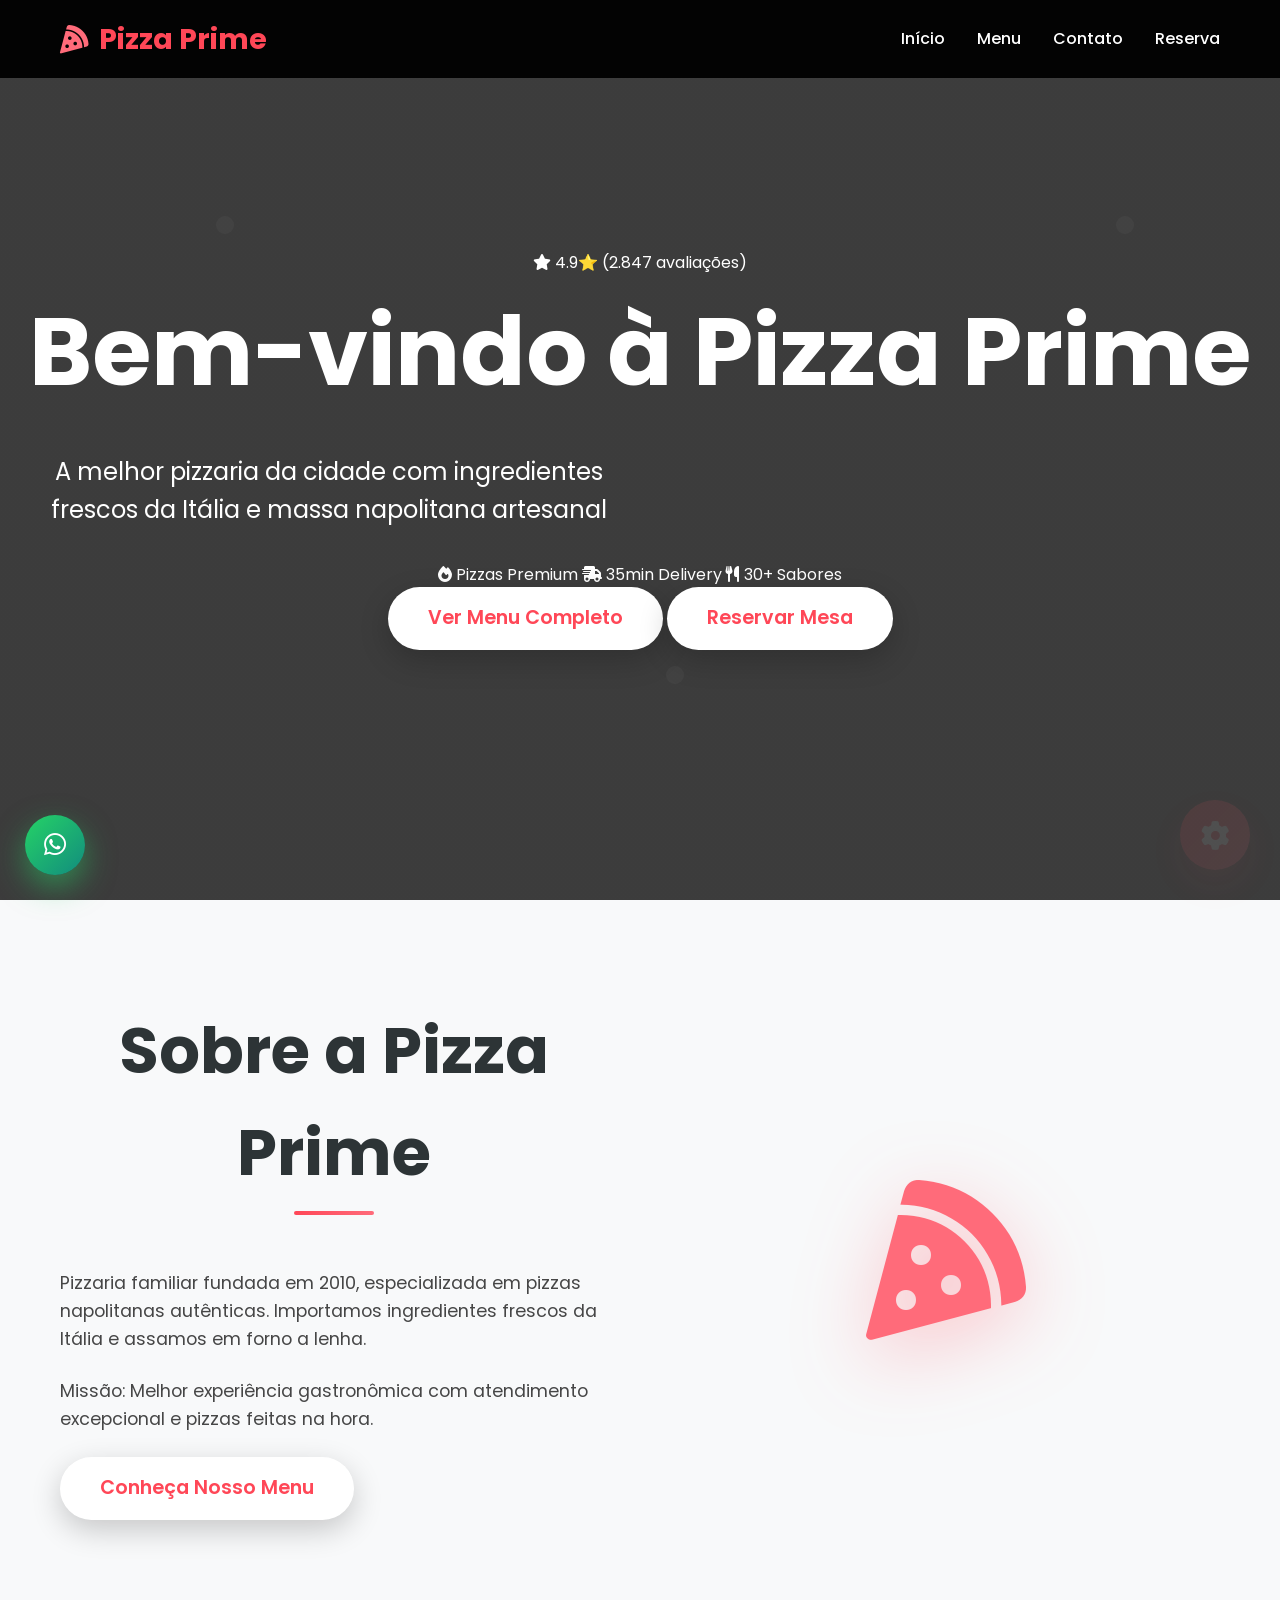
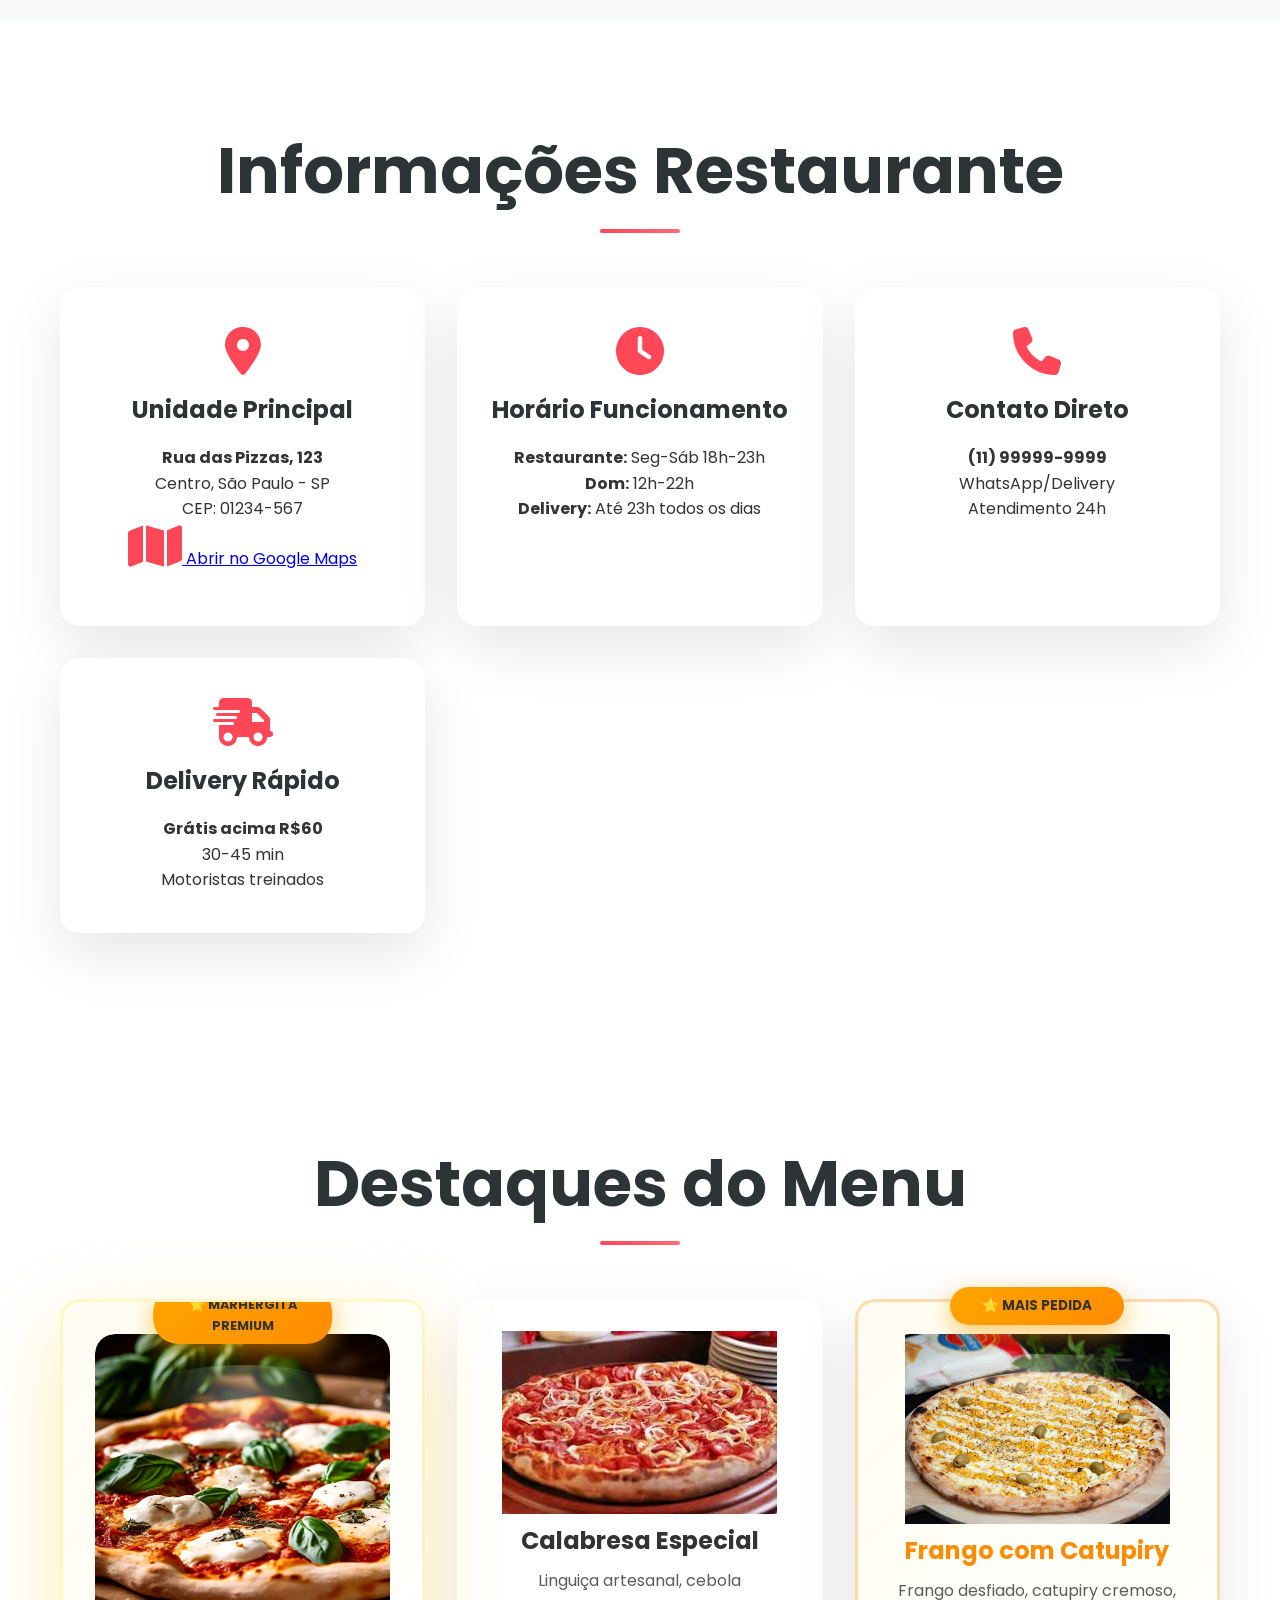
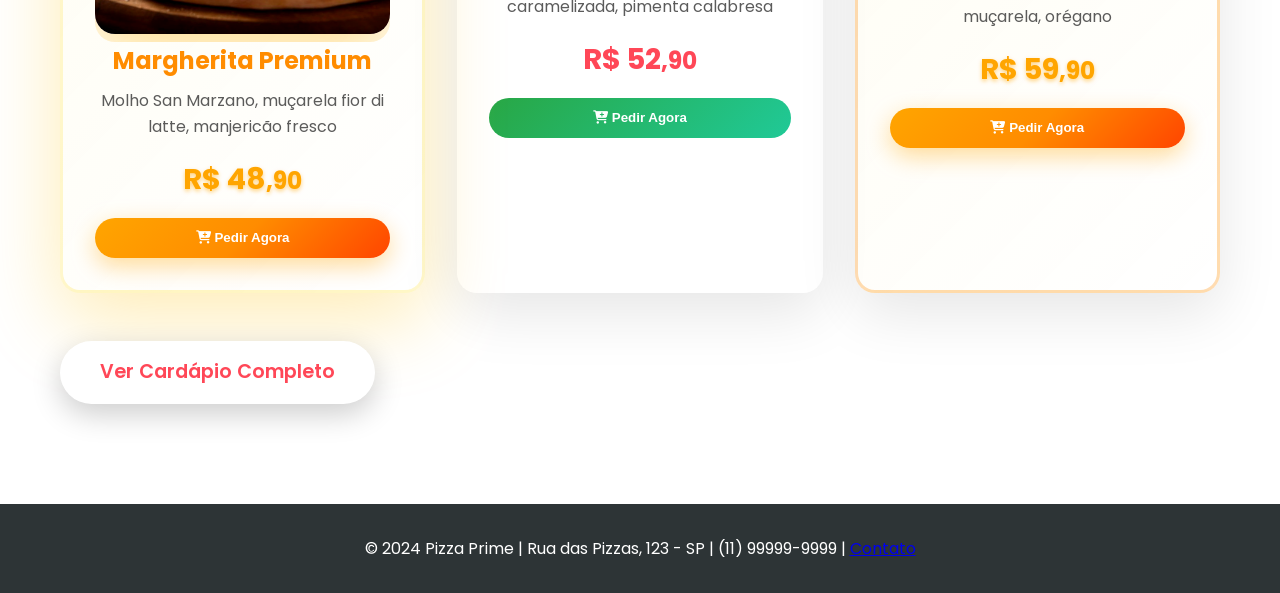
<file: index.html>
<!DOCTYPE html>
<html lang="pt-BR">
<head>
    <meta charset="UTF-8">
    <meta name="viewport" content="width=device-width, initial-scale=1.0">
    <title>Pizza Prime - Início | Pizzaria Premium</title>
    <link rel="stylesheet" href="css/style.css">
    <link rel="stylesheet" href="css/logo-link.css">
    <link href="https://fonts.googleapis.com/css2?family=Poppins:wght@300;400;600;700&display=swap" rel="stylesheet">
    <link rel="stylesheet" href="https://cdnjs.cloudflare.com/ajax/libs/font-awesome/6.4.0/css/all.min.css">

</head>
<body>
    <header>
        <nav class="navbar">
            <div class="nav-container">
                <a href="index.html" class="logo-link">
                    <div class="logo">
                        <i class="fas fa-pizza-slice"></i>
                        Pizza Prime
                    </div>
                </a>
                <ul class="nav-menu">
                    <li><a href="index.html" class="nav-link active">Início</a></li>
                    <li><a href="menu.html" class="nav-link">Menu</a></li>
                    <li><a href="contato.html" class="nav-link">Contato</a></li>
                    <li><a href="reserva.html" class="nav-link">Reserva</a></li>
                    <li id="adminNavLink" class="admin-nav-item" style="display: none;"><a href="admin.html" class="nav-link"><i class="fas fa-cog"></i> Admin</a></li>
                </ul>
                <div class="hamburger">
                    <span></span>
                    <span></span>
                    <span></span>
                </div>
            </div>
        </nav>
    </header>

    <main>
        <!-- Hero Section - Mesmo design das outras -->
        <section class="hero">
            <div class="hero-overlay"></div>
            <div class="hero-content">
                <div class="hero-badge">
                    <i class="fas fa-star"></i>
                    4.9⭐ (2.847 avaliações)
                </div>
                <h1>Bem-vindo à <span>Pizza Prime</span></h1>
                <p class="hero-subtitle">A melhor pizzaria da cidade com ingredientes frescos da Itália e massa napolitana artesanal</p>
                <div class="hero-stats">
                    <span><i class="fas fa-fire"></i> Pizzas Premium</span>
                    <span><i class="fas fa-shipping-fast"></i> 35min Delivery</span>
                    <span><i class="fas fa-utensils"></i> 30+ Sabores</span>
                </div>
                <div class="hero-ctas">
                    <a href="menu.html" class="cta-button primary huge">Ver Menu Completo</a>
                    <a href="reserva.html#form" class="cta-button secondary">Reservar Mesa</a>
                </div>
            </div>
        </section>

        <!-- Sobre Section -->
        <section class="about">
            <div class="container">
                <div class="about-grid">
                    <div class="about-text">
                        <h2>Sobre a <span>Pizza Prime</span></h2>
                        <p>Pizzaria familiar fundada em 2010, especializada em pizzas napolitanas autênticas. Importamos ingredientes frescos da Itália e assamos em forno a lenha.</p>
                        <p class="highlight">Missão: Melhor experiência gastronômica com atendimento excepcional e pizzas feitas na hora.</p>
                        <div class="about-cta">
                            <a href="menu.html" class="cta-button">Conheça Nosso Menu</a>
                        </div>
                    </div>
                    <div class="about-image">
                        <i class="fas fa-pizza-slice fa-10x pizza-icon"></i>
                    </div>
                </div>
            </div>
        </section>

        <!-- Info Restaurante -->
        <section class="info">
            <div class="container">
                <h2>Informações <span>Restaurante</span></h2>
                <div class="info-grid">
                    <div class="info-card large">
                        <div class="card-icon large">
                            <i class="fas fa-map-marker-alt"></i>
                        </div>
                        <h3>Unidade Principal</h3>
                        <p><strong>Rua das Pizzas, 123</strong><br>Centro, São Paulo - SP<br>CEP: 01234-567</p>
                        <a href="https://maps.google.com?q=Rua+das+Pizzas+123" target="_blank" class="map-btn">
                            <i class="fas fa-map"></i> Abrir no Google Maps
                        </a>
                    </div>
                    <div class="info-card">
                        <div class="card-icon">
                            <i class="fas fa-clock"></i>
                        </div>
                        <h3>Horário Funcionamento</h3>
                        <p><strong>Restaurante:</strong> Seg-Sáb 18h-23h<br><strong>Dom:</strong> 12h-22h<br><strong>Delivery:</strong> Até 23h todos os dias</p>
                    </div>
                    <div class="info-card">
                        <div class="card-icon">
                            <i class="fas fa-phone"></i>
                        </div>
                        <h3>Contato Direto</h3>
                        <p><strong>(11) 99999-9999</strong><br>WhatsApp/Delivery<br>Atendimento 24h</p>
                    </div>
                    <div class="info-card">
                        <div class="card-icon">
                            <i class="fas fa-shipping-fast"></i>
                        </div>
                        <h3>Delivery Rápido</h3>
                        <p><strong>Grátis acima R$60</strong><br>30-45 min<br>Motoristas treinados</p>
                    </div>
                </div>
            </div>
        </section>

        <!-- Destaques Menu -->
        <section class="menu-teaser">
            <div class="container">
                <h2>Destaques do <span>Menu</span></h2>
                <div class="menu-grid">
    <div class="menu-card featured margherita-premium">
                        <div class="menu-image">
    <img class="pizza-img-premium" loading="lazy" src="imagem/Sabores e Bebida/Margherita.jpg" alt="Margherita Premium">














</xai:function_call > 



<xai:function_call name="edit_file">
                        </div>
                        <div class="menu-info">
                            <h3>Margherita Premium</h3>
                            <p>Molho San Marzano, muçarela fior di latte, manjericão fresco</p>

                            <div class="price large">R$ 48<small>,90</small></div>
                            <button class="add-cart-btn" data-name="Margherita Premium" data-price="48.90">
                                <i class="fas fa-cart-plus"></i> Pedir Agora
                            </button>
                        </div>
                    </div>
                    <div class="menu-card featured">
                        <div class="menu-image">

                            <img loading="lazy" src="imagem/Sabores e Bebida/Calabresa.jpg" alt="Pizza Calabresa">

                        </div>
                        <div class="menu-info">
                            <h3>Calabresa Especial</h3>

                            <p>Linguiça artesanal, cebola caramelizada, pimenta calabresa</p>
                            <div class="price large">R$ 52<small>,90</small></div>
                            <button class="add-cart-btn" data-name="Calabresa Especial" data-price="52.90">
                                <i class="fas fa-cart-plus"></i> Pedir Agora
                            </button>
                        </div>
                    </div>
    <div class="menu-card featured">
                        <div class="menu-image">

                            <img loading="lazy" src="imagem/Sabores e Bebida/Frango com Catupiry.jpg" alt="Pizza Frango com Catupiry">
                        </div>
                        <div class="menu-info">
                            <h3>Frango com Catupiry</h3>

                            <p>Frango desfiado, catupiry cremoso, muçarela, orégano</p>

                            <div class="price large">R$ 59<small>,90</small></div>

                            <button class="add-cart-btn" data-name="Pizza Frango com Catupiry" data-price="59.90">

                                <i class="fas fa-cart-plus"></i> Pedir Agora
                            </button>
                        </div>
                    </div>
                </div>

                <div class="cta-center">
                    <a href="menu.html" class="cta-button huge">Ver Cardápio Completo</a>
                </div>
            </div>
        </section>
    </main>

    <footer>
        <div class="container">
            <p>&copy; 2024 Pizza Prime | Rua das Pizzas, 123 - SP | (11) 99999-9999 | <a href="contato.html" class="footer-link">Contato</a></p>
        </div>
    </footer>

    <!-- Admin Icon DIRETO para PAINEL (sem modal admin.html) -->
    <a href="#" onclick="if(prompt('Senha Admin (admin123):').trim()==='admin123'){localStorage.setItem('pizzaAdminLoggedIn','true');window.location='admin.html';}else{alert('❌ Senha errada!');return false;}" class="floating-admin-icon" title="Painel Admin - admin123" style="text-decoration:none;">
        <i class="fas fa-cog" style="line-height:70px;"></i>
    </a>

    <!-- Floating WhatsApp Icon -->
    <a href="https://wa.me/5511999999999?text=Olá! Gostaria de fazer um pedido na Pizza Prime! 🍕" class="floating-whatsapp-icon" target="_blank" title="WhatsApp - Fazer Pedido">
        <i class="fab fa-whatsapp"></i>
    </a>
    <script src="js/script.js"></script>
</body>
</html>
</file>
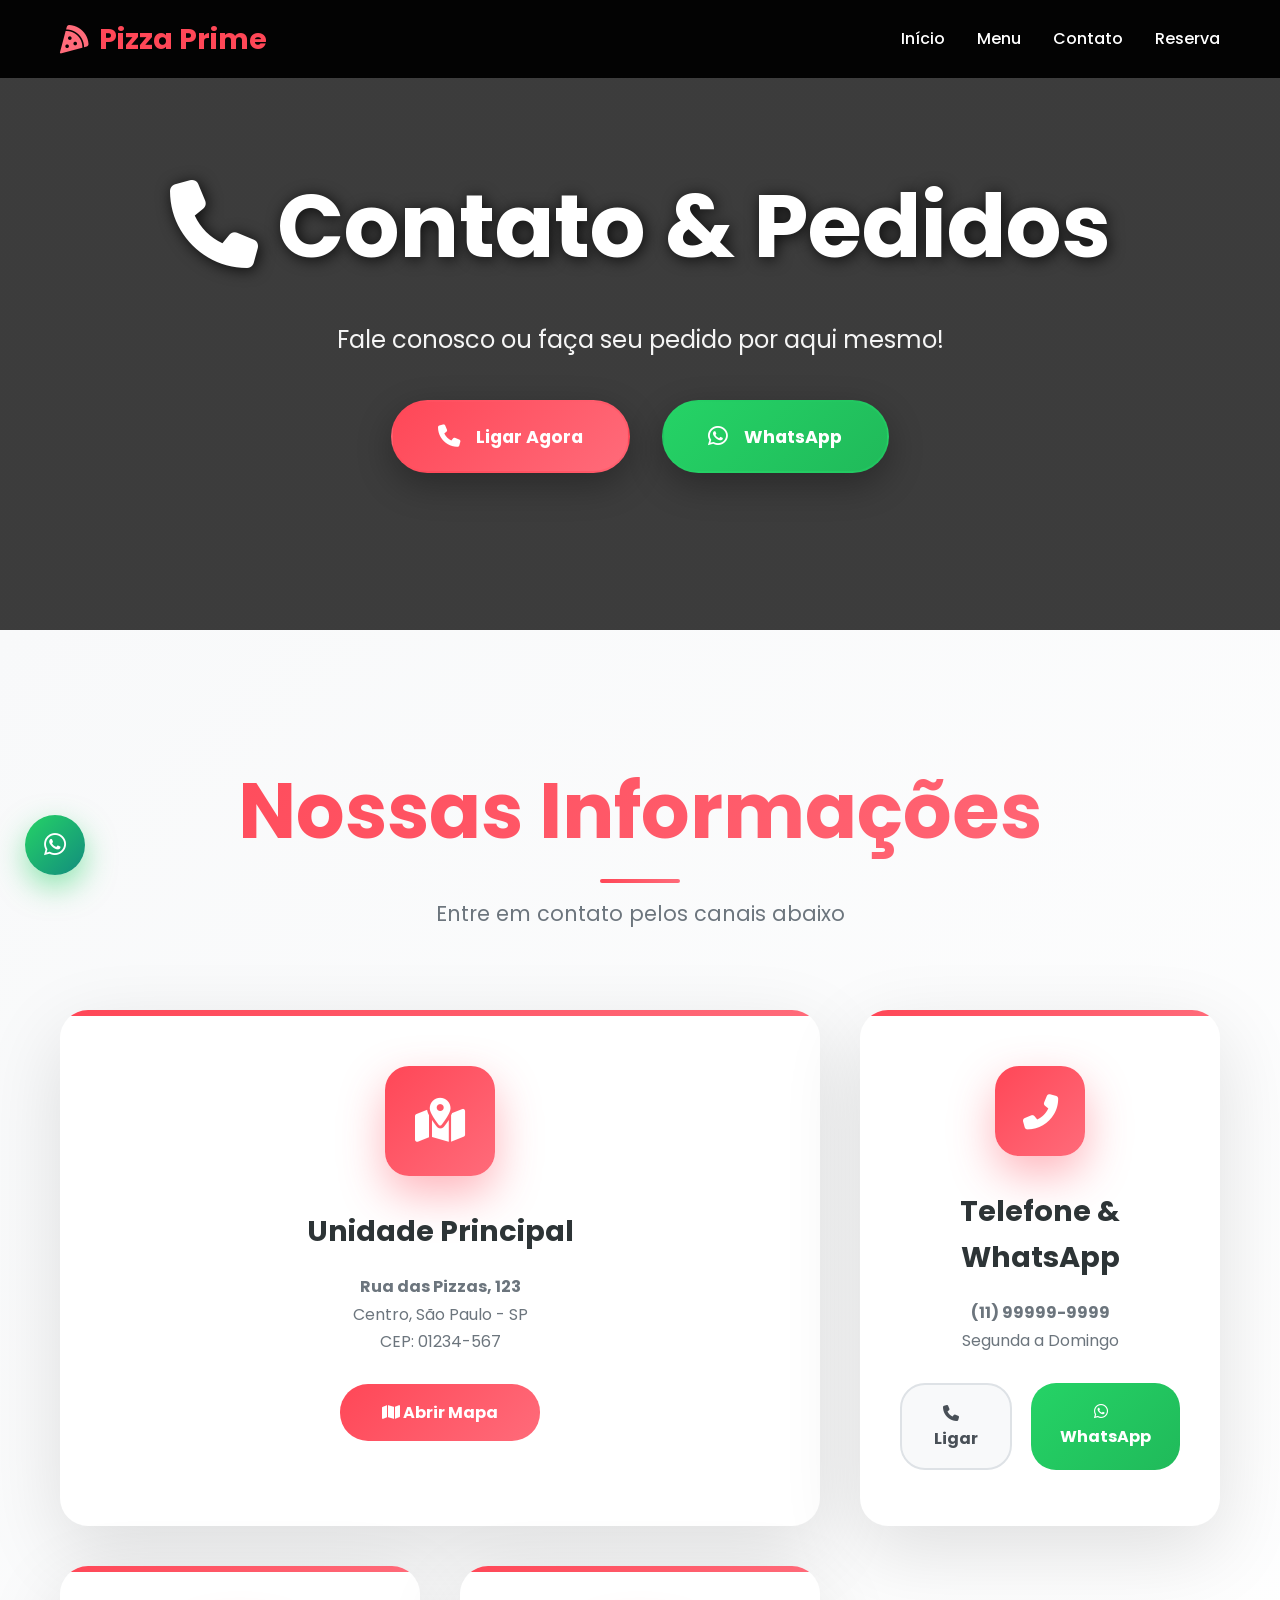
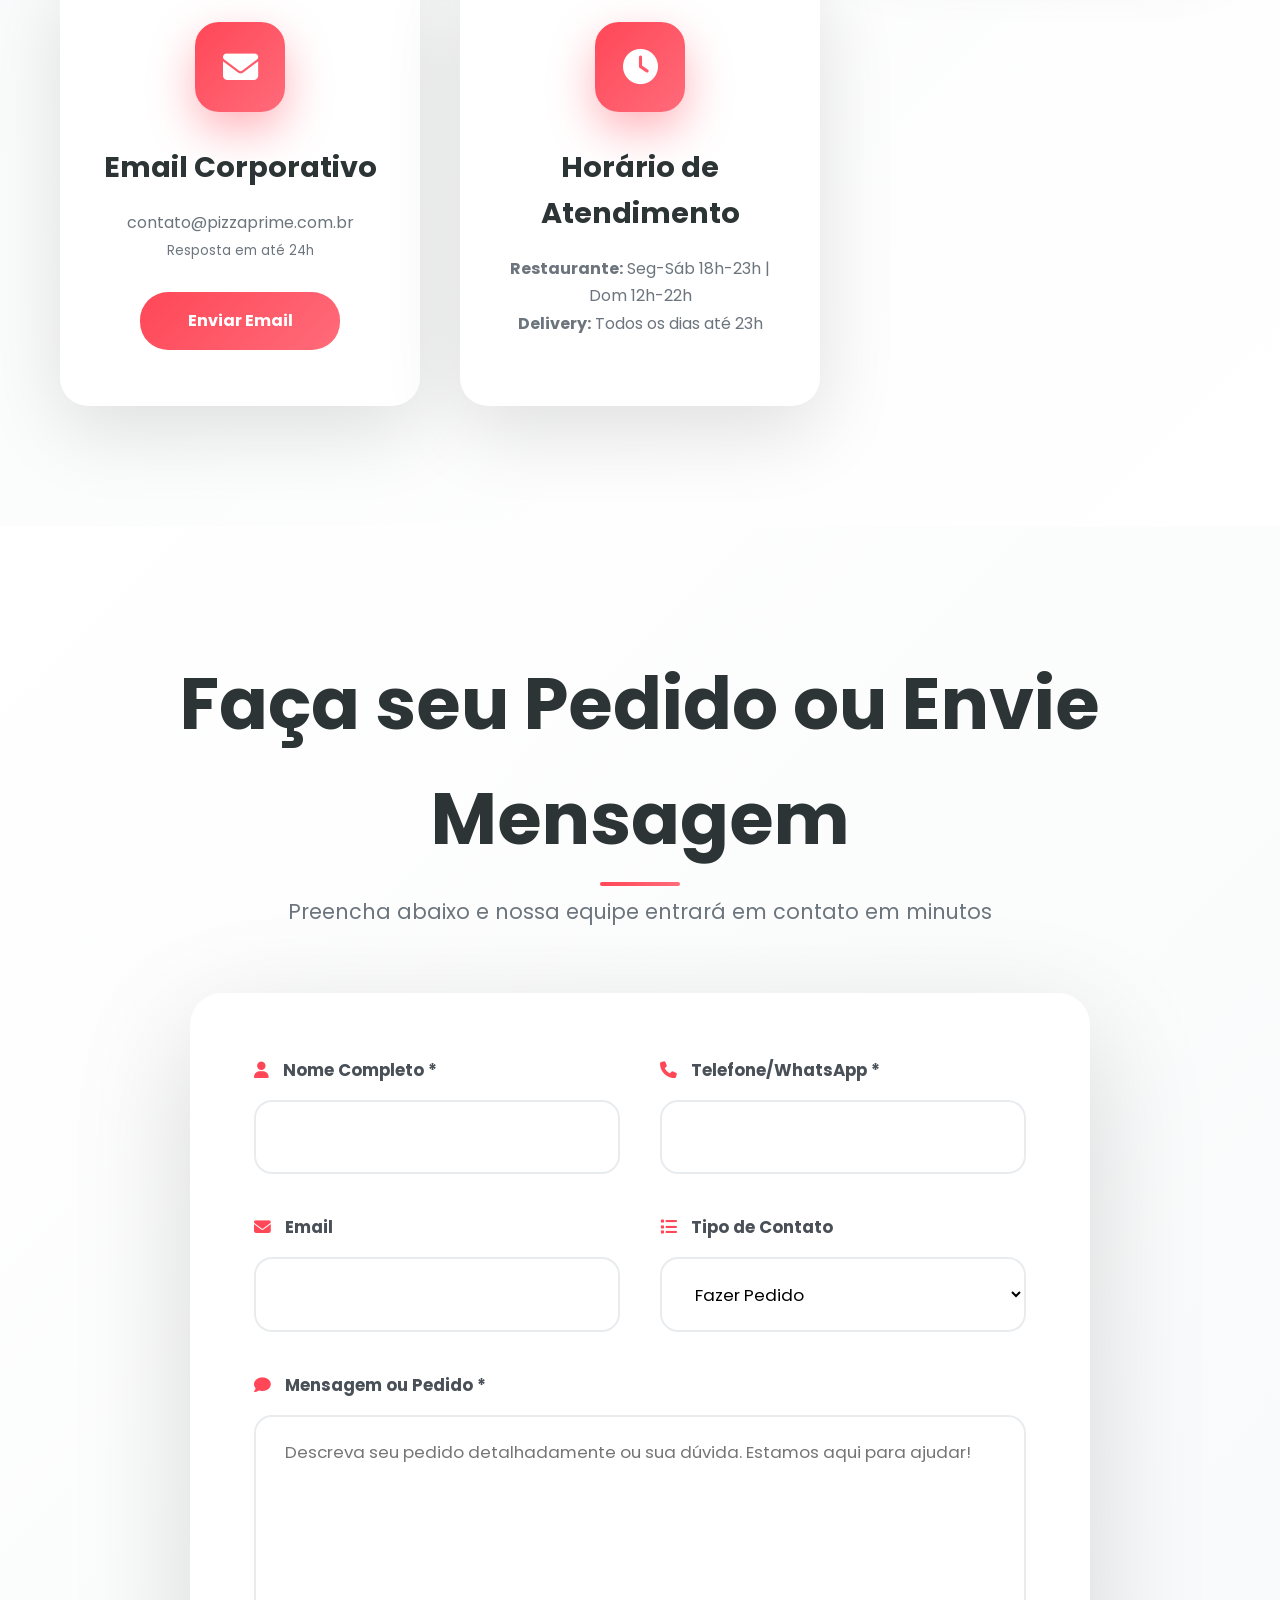
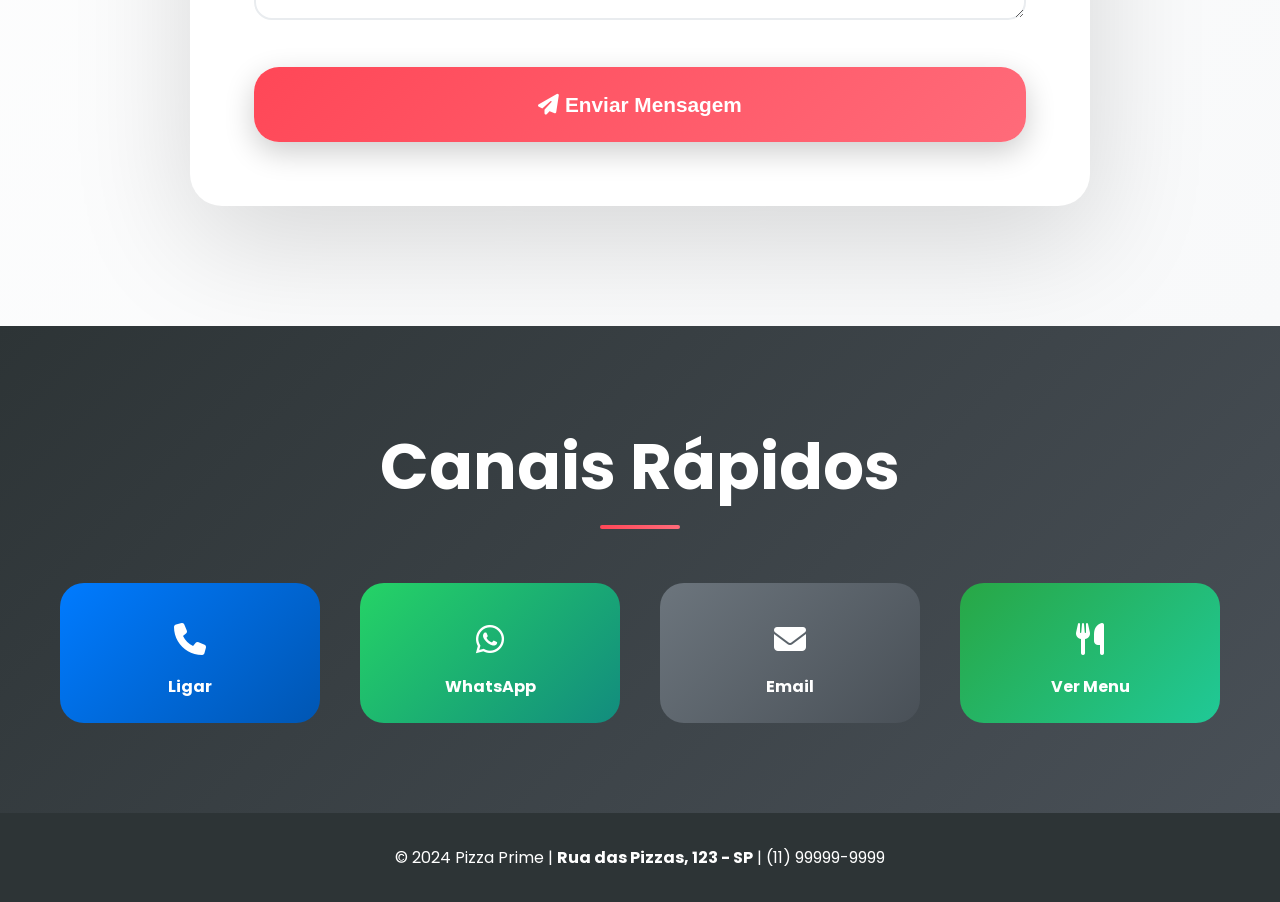
<file: contato.html>
<!DOCTYPE html>
<html lang="pt-BR">
<head>
    <meta charset="UTF-8">
    <meta name="viewport" content="width=device-width, initial-scale=1.0">
    <title>Contato - Pizza Prime | Faça seu Pedido</title>
<link rel="stylesheet" href="css/style.css">
    <link rel="stylesheet" href="css/contato.css">
    <link rel="stylesheet" href="css/logo-link.css">
    <link href="https://fonts.googleapis.com/css2?family=Poppins:wght@300;400;600;700&display=swap" rel="stylesheet">
    <link rel="stylesheet" href="https://cdnjs.cloudflare.com/ajax/libs/font-awesome/6.4.0/css/all.min.css">

</head>
<body>
    <header>
        <nav class="navbar">
            <div class="nav-container">
                <a href="index.html" class="logo-link">
                    <div class="logo">
                        <i class="fas fa-pizza-slice"></i>
                        Pizza Prime
                    </div>
                </a>
                <ul class="nav-menu">
                    <li><a href="index.html" class="nav-link">Início</a></li>
                    <li><a href="menu.html" class="nav-link">Menu</a></li>
                    <li><a href="contato.html" class="nav-link active">Contato</a></li>
                    <li><a href="reserva.html" class="nav-link">Reserva</a></li>
                    <li id="adminNavLink" class="admin-nav-item" style="display: none;"><a href="admin.html" class="nav-link"><i class="fas fa-cog"></i> Admin</a></li>
                </ul>
                <div class="hamburger">
                    <span></span>
                    <span></span>
                    <span></span>
                </div>
            </div>
        </nav>
    </header>

    <main>
        <!-- Hero Aprimorado -->
        <section class="contact-hero">
            <div class="hero-overlay"></div>
            <div class="container">
                <h1><i class="fas fa-phone"></i> Contato & Pedidos</h1>
                <p class="hero-subtitle">Fale conosco ou faça seu pedido por aqui mesmo!</p>
                <div class="quick-actions">
                    <a href="tel:+5511999999999" class="quick-btn call">
                        <i class="fas fa-phone"></i>
                        Ligar Agora
                    </a>
                    <a href="#form" class="quick-btn whatsapp">
                        <i class="fab fa-whatsapp"></i>
                        WhatsApp
                    </a>
                </div>
            </div>
        </section>

        <!-- Informações Detalhadas -->
        <section class="contact-info-section">
            <div class="container">
                <div class="info-header">
                    <h2>Nossas Informações</h2>
                    <p>Entre em contato pelos canais abaixo</p>
                </div>
                <div class="contact-cards">
                    <div class="contact-card large">
                        <div class="card-icon large">
                            <i class="fas fa-map-marked-alt"></i>
                        </div>
                        <h3>Unidade Principal</h3>
                        <p><strong>Rua das Pizzas, 123</strong><br>
                        Centro, São Paulo - SP<br>
                        CEP: 01234-567</p>
                        <a href="https://maps.google.com?q=Rua+das+Pizzas+123" target="_blank" class="map-btn">
                            <i class="fas fa-map"></i> Abrir Mapa
                        </a>
                    </div>
                    <div class="contact-card">
                        <div class="card-icon">
                            <i class="fas fa-phone-alt"></i>
                        </div>
                        <h3>Telefone & WhatsApp</h3>
                        <p><strong>(11) 99999-9999</strong><br>
                        Segunda a Domingo</p>
                        <div class="phone-actions">
                            <a href="tel:+5511999999999" class="phone-link">
                                <i class="fas fa-phone"></i> Ligar
                            </a>
                            <a href="https://wa.me/5511999999999" class="phone-link whatsapp">
                                <i class="fab fa-whatsapp"></i> WhatsApp
                            </a>
                        </div>
                    </div>
                    <div class="contact-card">
                        <div class="card-icon">
                            <i class="fas fa-envelope"></i>
                        </div>
                        <h3>Email Corporativo</h3>
                        <p>contato@pizzaprime.com.br<br><small>Resposta em até 24h</small></p>
                        <a href="mailto:contato@pizzaprime.com.br" class="email-btn">Enviar Email</a>
                    </div>
                    <div class="contact-card">
                        <div class="card-icon">
                            <i class="fas fa-clock"></i>
                        </div>
                        <h3>Horário de Atendimento</h3>
                        <p><strong>Restaurante:</strong> Seg-Sáb 18h-23h | Dom 12h-22h<br>
                        <strong>Delivery:</strong> Todos os dias até 23h</p>
                    </div>
                </div>
            </div>
        </section>

        <!-- Formulário Premium -->
        <section id="form" class="contact-form-section">
            <div class="container">
                <div class="form-hero">
                    <h2>Faça seu Pedido ou Envie Mensagem</h2>
                    <p>Preencha abaixo e nossa equipe entrará em contato em minutos</p>
                </div>
                <form class="contact-form premium" id="contactForm">
                    <div class="form-row">
                        <div class="form-group">
                            <label for="name"><i class="fas fa-user"></i> Nome Completo *</label>
                            <input type="text" id="name" required>
                        </div>
                        <div class="form-group">
                            <label for="phone"><i class="fas fa-phone"></i> Telefone/WhatsApp *</label>
                            <input type="tel" id="phone" required>
                        </div>
                    </div>
                    <div class="form-row">
                        <div class="form-group">
                            <label for="email"><i class="fas fa-envelope"></i> Email</label>
                            <input type="email" id="email">
                        </div>
                        <div class="form-group">
                            <label for="type"><i class="fas fa-list"></i> Tipo de Contato</label>
                            <select id="type">
                                <option value="pedido">Fazer Pedido</option>
                                <option value="duvida">Dúvida</option>
                                <option value="reclamacao">Reclamação</option>
                                <option value="sugestao">Sugestão</option>
                                <option value="parceria">Parceria</option>
                            </select>
                        </div>
                    </div>
                    <div class="form-group full">
                        <label for="message"><i class="fas fa-comment"></i> Mensagem ou Pedido *</label>
                        <textarea id="message" rows="6" placeholder="Descreva seu pedido detalhadamente ou sua dúvida. Estamos aqui para ajudar!" required></textarea>
                    </div>
                    <button type="submit" class="cta-button large submit-btn">
                        <i class="fas fa-paper-plane"></i> Enviar Mensagem
                    </button>
                </form>
            </div>
        </section>

        <!-- Canais Rápidos -->
        <section class="quick-contact">
            <div class="container">
                <h2>Canais Rápidos</h2>
                <div class="quick-grid">
                    <div class="quick-item">
                        <a href="tel:+5511999999999" class="quick-link phone">
                            <i class="fas fa-phone fa-2x"></i>
                            <span>Ligar</span>
                        </a>
                    </div>
                    <div class="quick-item">
                        <a href="https://wa.me/5511999999999" class="quick-link whatsapp">
                            <i class="fab fa-whatsapp fa-2x"></i>
                            <span>WhatsApp</span>
                        </a>
                    </div>
                    <div class="quick-item">
                        <a href="mailto:contato@pizzaprime.com.br" class="quick-link email">
                            <i class="fas fa-envelope fa-2x"></i>
                            <span>Email</span>
                        </a>
                    </div>
                    <div class="quick-item">
                        <a href="menu.html" class="quick-link menu">
                            <i class="fas fa-utensils fa-2x"></i>
                            <span>Ver Menu</span>
                        </a>
                    </div>
                </div>
            </div>
        </section>
    </main>

    <footer>
        <div class="container">
            <div class="footer-content">
                <p>&copy; 2024 Pizza Prime | <strong>Rua das Pizzas, 123 - SP</strong> | (11) 99999-9999</p>
            </div>
        </div>
    </footer>

    <!-- Floating WhatsApp Icon -->
    <a href="https://wa.me/5511999999999?text=Olá! Gostaria de fazer um pedido na Pizza Prime! 🍕" class="floating-whatsapp-icon" target="_blank" title="WhatsApp - Fazer Pedido">
        <i class="fab fa-whatsapp"></i>
    </a>
    <script src="js/script.js"></script>
</body>
</html>
</file>
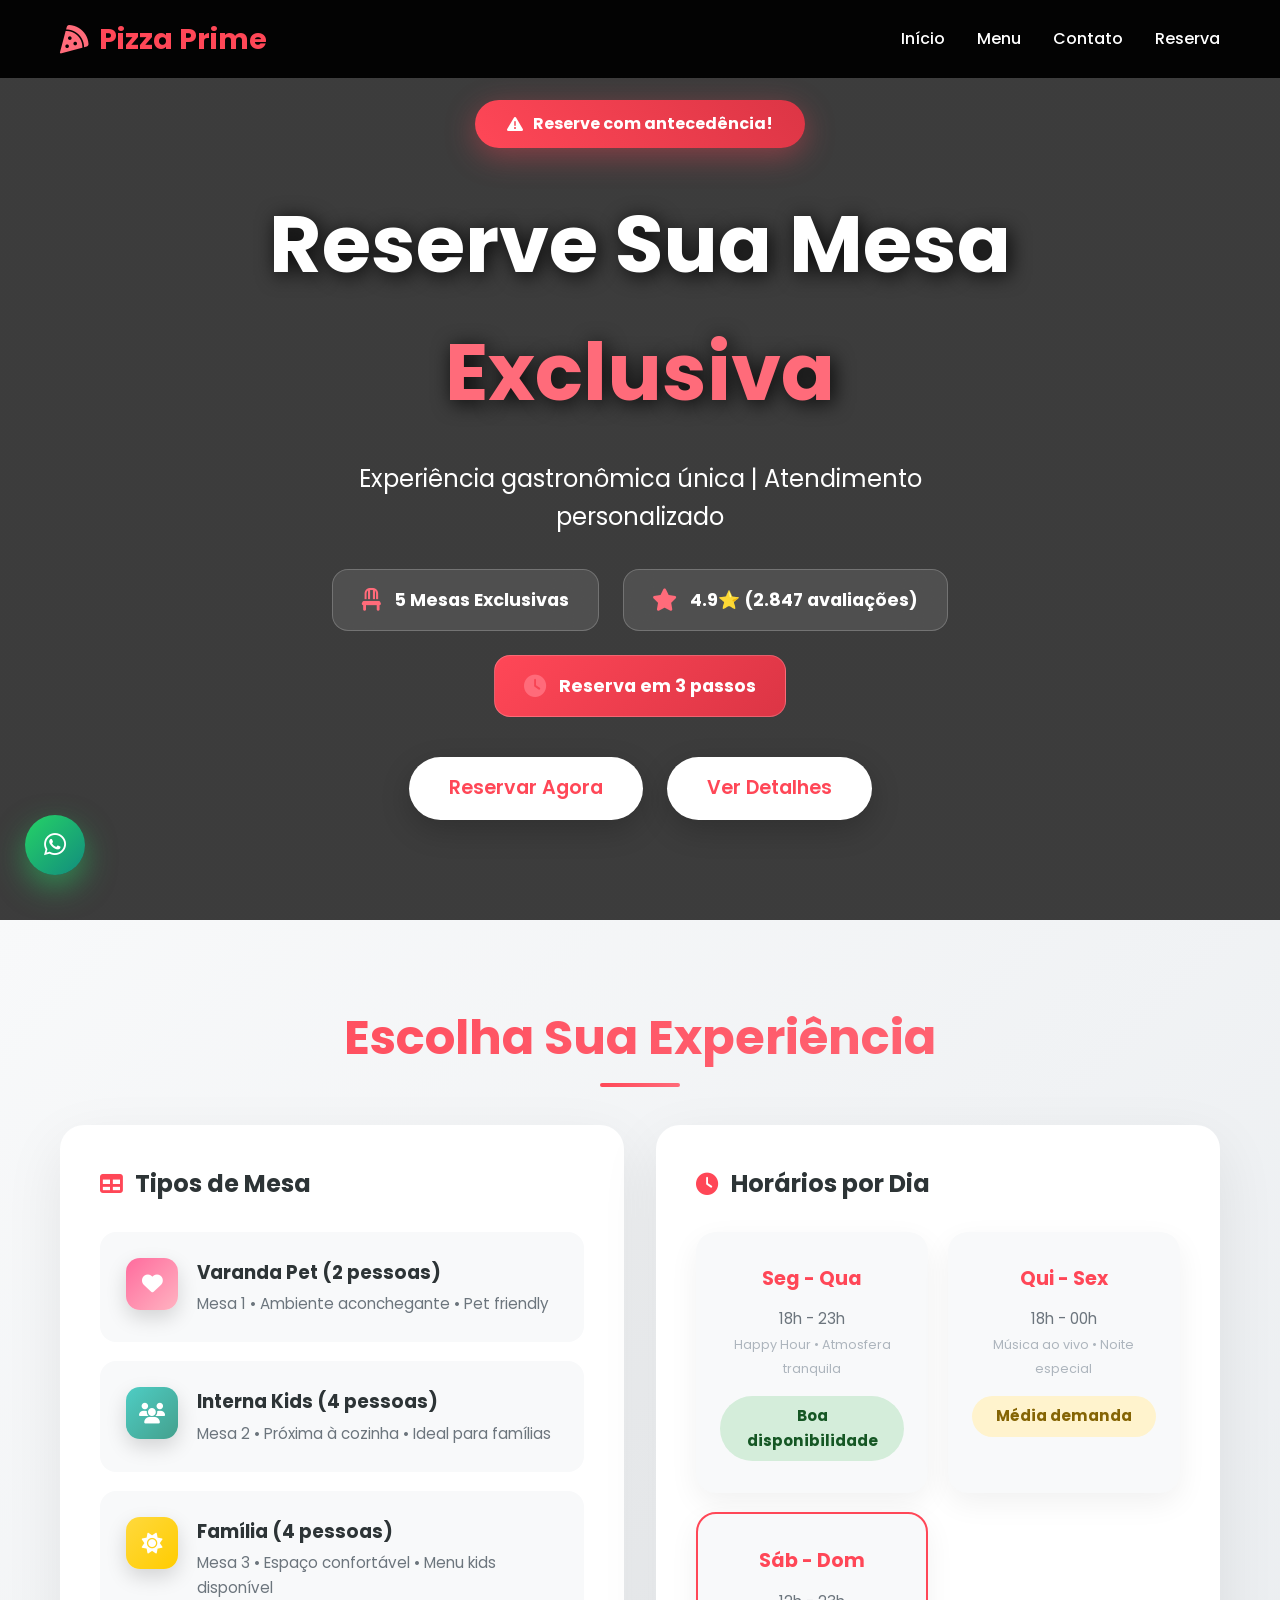
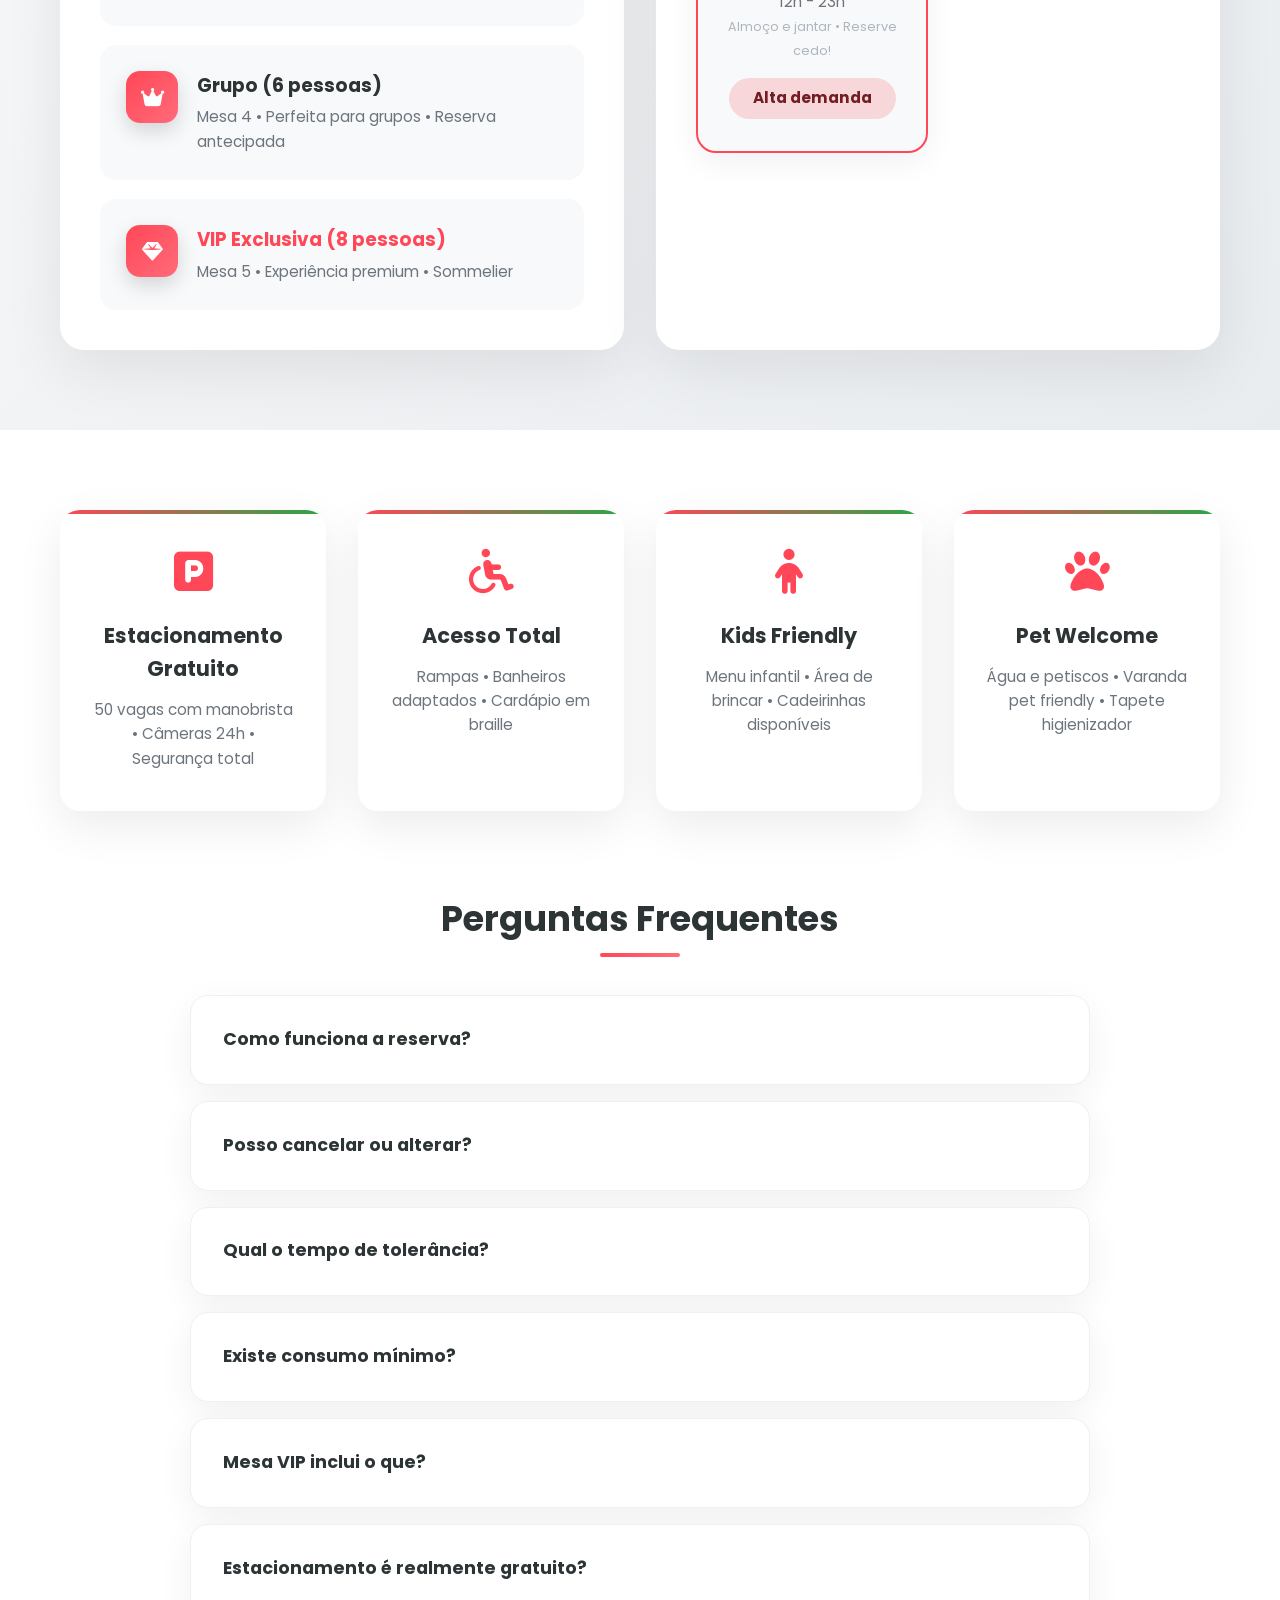
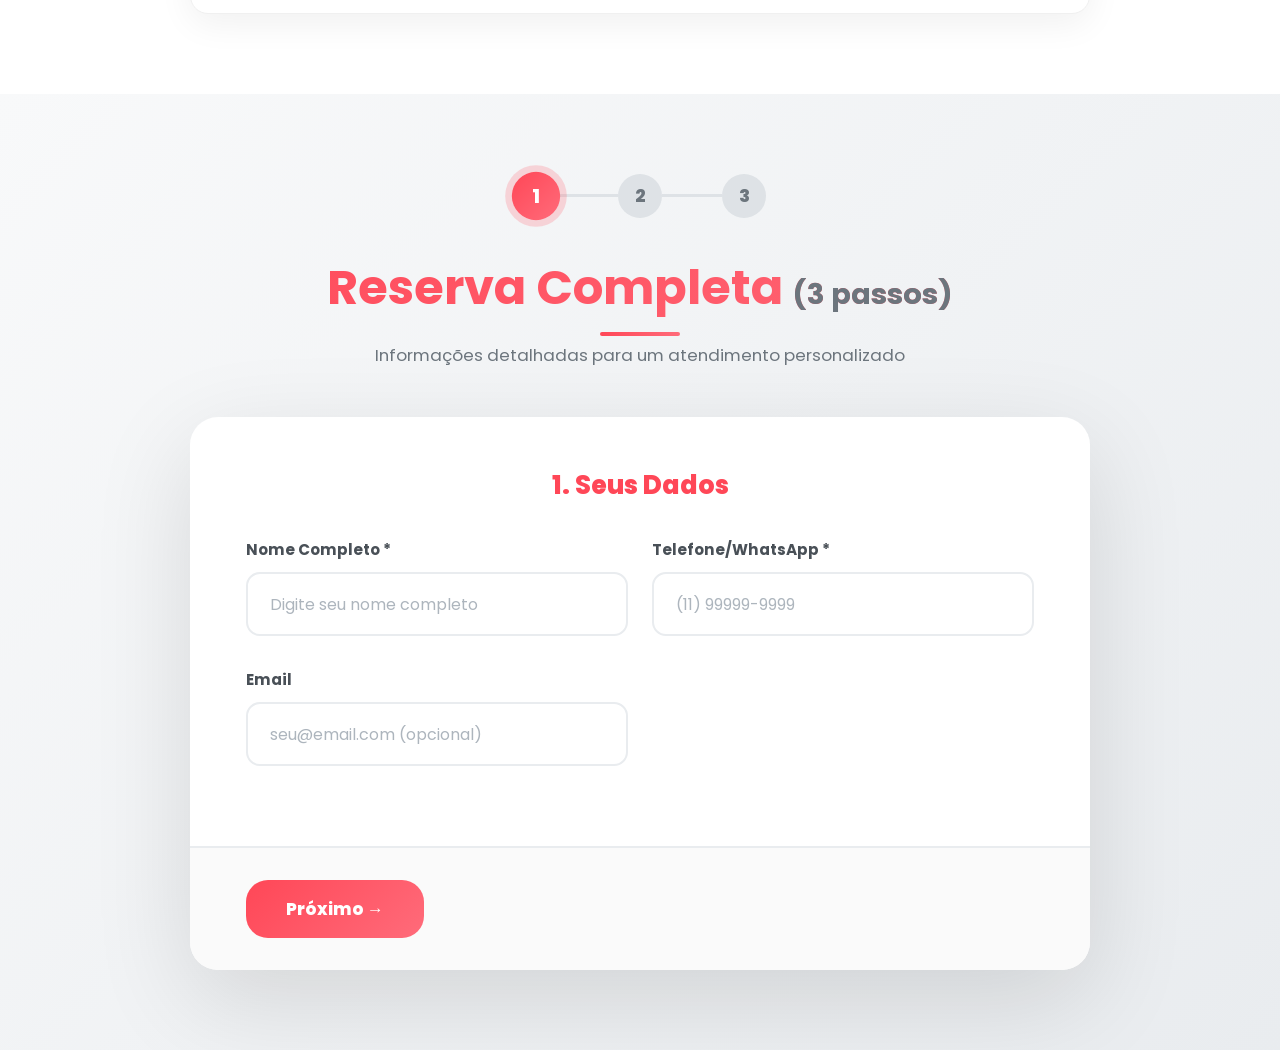
<file: reserva.html>
<!DOCTYPE html>
<html lang="pt-BR">
<head>
    <meta charset="UTF-8">
    <meta name="viewport" content="width=device-width, initial-scale=1.0">
    <title>Reserva Premium - Pizza Prime | Mesas Exclusivas</title>
    <link rel="stylesheet" href="css/style.css">
    <link rel="stylesheet" href="css/reserva.css">
    <link rel="stylesheet" href="css/logo-link.css">
    <link href="https://fonts.googleapis.com/css2?family=Poppins:wght@300;400;600;700&display=swap" rel="stylesheet">
    <link rel="stylesheet" href="https://cdnjs.cloudflare.com/ajax/libs/font-awesome/6.4.0/css/all.min.css">
</head>
<body>
    <header>
        <nav class="navbar">
            <div class="nav-container">
                <a href="index.html" class="logo-link">
                    <div class="logo">
                        <i class="fas fa-pizza-slice"></i>
                        Pizza Prime
                    </div>
                </a>
                <ul class="nav-menu">
                    <li><a href="index.html" class="nav-link">Início</a></li>
                    <li><a href="menu.html" class="nav-link">Menu</a></li>
                    <li><a href="contato.html" class="nav-link">Contato</a></li>
                    <li><a href="reserva.html" class="nav-link active">Reserva</a></li>
                    <li id="adminNavLink" class="admin-nav-item" style="display: none;"><a href="admin.html" class="nav-link"><i class="fas fa-cog"></i> Admin</a></li>
                </ul>
                <div class="hamburger">
                    <span></span>
                    <span></span>
                    <span></span>
                </div>
            </div>
        </nav>
    </header>

    <main>
        <!-- Hero -->
        <section class="reservation-hero">
            <div class="hero-overlay"></div>
            <div class="hero-content">
                <div class="hero-badge urgent">
                    <i class="fas fa-exclamation-triangle"></i>
                    Reserve com antecedência!
                </div>
                <h1>Reserve Sua Mesa <span>Exclusiva</span></h1>
                <p class="hero-subtitle">Experiência gastronômica única | Atendimento personalizado</p>
                <div class="stats-bar">
                    <div class="stat">
                        <i class="fas fa-chair"></i>
                        <span>5 Mesas Exclusivas</span>
                    </div>
                    <div class="stat">
                        <i class="fas fa-star"></i>
                        <span>4.9⭐ (2.847 avaliações)</span>
                    </div>
                    <div class="stat urgency">
                        <i class="fas fa-clock"></i>
                        <span>Reserva em 3 passos</span>
                    </div>
                </div>
                <div class="hero-ctas">
                    <a href="#form" class="cta-button primary huge">Reservar Agora</a>
                    <a href="#info" class="cta-button secondary">Ver Detalhes</a>
                </div>
            </div>
        </section>

        <!-- Informações -->
        <section id="info" class="mega-info">
            <div class="container">
                <h2 class="section-title mega">Escolha Sua Experiência</h2>
                <div class="mega-grid">
                    <!-- Tipos de Mesa -->
                    <div class="mega-card table-types">
                        <h3><i class="fas fa-table"></i> Tipos de Mesa</h3>
                        <div class="table-options">
                            <div class="table-option">
                                <div class="table-icon couple">
                                    <i class="fas fa-heart"></i>
                                </div>
                                <div>
                                    <h4>Varanda Pet (2 pessoas)</h4>
                                    <p>Mesa 1 • Ambiente aconchegante • Pet friendly</p>
                                </div>
                            </div>
                            <div class="table-option">
                                <div class="table-icon family">
                                    <i class="fas fa-users"></i>
                                </div>
                                <div>
                                    <h4>Interna Kids (4 pessoas)</h4>
                                    <p>Mesa 2 • Próxima à cozinha • Ideal para famílias</p>
                                </div>
                            </div>
                            <div class="table-option">
                                <div class="table-icon terrace">
                                    <i class="fas fa-sun"></i>
                                </div>
                                <div>
                                    <h4>Família (4 pessoas)</h4>
                                    <p>Mesa 3 • Espaço confortável • Menu kids disponível</p>
                                </div>
                            </div>
                            <div class="table-option">
                                <div class="table-icon vip">
                                    <i class="fas fa-crown"></i>
                                </div>
                                <div>
                                    <h4>Grupo (6 pessoas)</h4>
                                    <p>Mesa 4 • Perfeita para grupos • Reserva antecipada</p>
                                </div>
                            </div>
                            <div class="table-option premium">
                                <div class="table-icon vip">
                                    <i class="fas fa-gem"></i>
                                </div>
                                <div>
                                    <h4>VIP Exclusiva (8 pessoas)</h4>
                                    <p>Mesa 5 • Experiência premium • Sommelier</p>
                                </div>
                            </div>
                        </div>
                    </div>

                    <!-- Horários -->
                    <div class="mega-card schedule">
                        <h3><i class="fas fa-clock"></i> Horários por Dia</h3>
                        <div class="schedule-grid">
                            <div class="day-card">
                                <h4>Seg - Qua</h4>
                                <p>18h - 23h<br><small>Happy Hour • Atmosfera tranquila</small></p>
                                <span class="availability high">Boa disponibilidade</span>
                            </div>
                            <div class="day-card">
                                <h4>Qui - Sex</h4>
                                <p>18h - 00h<br><small>Música ao vivo • Noite especial</small></p>
                                <span class="availability medium">Média demanda</span>
                            </div>
                            <div class="day-card weekend">
                                <h4>Sáb - Dom</h4>
                                <p>12h - 23h<br><small>Almoço e jantar • Reserve cedo!</small></p>
                                <span class="availability low">Alta demanda</span>
                            </div>
                        </div>
                    </div>
                </div>
            </div>
        </section>

        <!-- Benefícios e FAQ -->
        <section class="benefits-faq">
            <div class="container">
                <div class="benefits-grid">
                    <div class="benefit-card">
                        <i class="fas fa-parking fa-3x"></i>
                        <h3>Estacionamento Gratuito</h3>
                        <p>50 vagas com manobrista • Câmeras 24h • Segurança total</p>
                    </div>
                    <div class="benefit-card">
                        <i class="fas fa-wheelchair fa-3x"></i>
                        <h3>Acesso Total</h3>
                        <p>Rampas • Banheiros adaptados • Cardápio em braille</p>
                    </div>
                    <div class="benefit-card">
                        <i class="fas fa-child fa-3x"></i>
                        <h3>Kids Friendly</h3>
                        <p>Menu infantil • Área de brincar • Cadeirinhas disponíveis</p>
                    </div>
                    <div class="benefit-card">
                        <i class="fas fa-paw fa-3x"></i>
                        <h3>Pet Welcome</h3>
                        <p>Água e petiscos • Varanda pet friendly • Tapete higienizador</p>
                    </div>
                </div>

                <div class="faq-section">
                    <h2>Perguntas Frequentes</h2>
                    <div class="faq-accordions">
                        <details class="faq-item">
                            <summary>Como funciona a reserva?</summary>
                            <p>Preencha o formulário → Receba confirmação por WhatsApp em até 5 minutos → Chegue 5 minutos antes do horário agendado.</p>
                        </details>
                        <details class="faq-item">
                            <summary>Posso cancelar ou alterar?</summary>
                            <p>Cancelamento gratuito até 2h antes. Alterações podem ser feitas pelo WhatsApp com até 4h de antecedência.</p>
                        </details>
                        <details class="faq-item">
                            <summary>Qual o tempo de tolerância?</summary>
                            <p>15 minutos de tolerância. Após esse período, a reserva pode ser cancelada automaticamente para garantir atendimento a todos.</p>
                        </details>
                        <details class="faq-item">
                            <summary>Existe consumo mínimo?</summary>
                            <p>Não cobramos entrada! O consumo mínimo é de R$65 por pessoa, um valor justo para a qualidade oferecida.</p>
                        </details>
                        <details class="faq-item">
                            <summary>Mesa VIP inclui o que?</summary>
                            <p>Mesa VIP (Mesa 5) acomoda até 8 pessoas com atendimento de sommelier e brinde de Prosecco na chegada.</p>
                        </details>
                        <details class="faq-item">
                            <summary>Estacionamento é realmente gratuito?</summary>
                            <p>Sim! Oferecemos manobrista gratuito com 50 vagas seguras e monitoradas por CFTV 24 horas.</p>
                        </details>
                    </div>
                </div>
            </div>
        </section>

        <!-- Formulário de Reserva -->
        <section id="form" class="ultimate-form-section">
            <div class="container">
                <div class="form-hero mega">
                    <div class="step-indicator">
                        <div class="step active" data-step="1">1</div>
                        <div class="step-line"></div>
                        <div class="step" data-step="2">2</div>
                        <div class="step-line"></div>
                        <div class="step" data-step="3">3</div>
                    </div>
                    <h2>Reserva Completa <span>(3 passos)</span></h2>
                    <p>Informações detalhadas para um atendimento personalizado</p>
                </div>

                <form class="ultimate-form" id="ultimateForm" data-has-custom-handler="true">
                    <!-- Passo 1: Dados Pessoais -->
                    <div class="form-step active" data-step="1">
                        <div class="step-title">1. Seus Dados</div>
                        <div class="form-row">
                            <div class="form-group">
                                <label for="res-nome">Nome Completo *</label>
                                <input type="text" id="res-nome" name="nome" required placeholder="Digite seu nome completo">
                                <span class="error-msg">Nome é obrigatório</span>
                            </div>
                            <div class="form-group">
                                <label for="res-telefone">Telefone/WhatsApp *</label>
                                <input type="tel" id="res-telefone" name="telefone" required placeholder="(11) 99999-9999">
                                <span class="error-msg">Telefone é obrigatório</span>
                            </div>
                        </div>
                        <div class="form-row">
                            <div class="form-group">
                                <label for="res-email">Email</label>
                                <input type="email" id="res-email" name="email" placeholder="seu@email.com (opcional)">
                                <span class="error-msg">Email inválido</span>
                            </div>
                        </div>
                    </div>

                    <!-- Passo 2: Detalhes da Reserva -->
                    <div class="form-step" data-step="2">
                        <div class="step-title">2. Detalhes da Reserva</div>
                        <div class="form-row">
                            <div class="form-group">
                                <label for="res-data">Data *</label>
                                <input type="date" id="res-data" name="data" required>
                                <span class="error-msg">Data é obrigatória</span>
                            </div>
                            <div class="form-group">
                                <label for="res-horario">Horário *</label>
                                <select id="res-horario" name="horario" required>
                                    <option value="" disabled selected>Selecione o horário</option>
                                    <option value="18:00">18h00 - Abertura</option>
                                    <option value="19:00">19h00 - Tranquilo</option>
                                    <option value="20:00">20h00 - Popular</option>
                                    <option value="21:00">21h00 - Noite</option>
                                </select>
                                <span class="error-msg">Horário é obrigatório</span>
                            </div>
                        </div>
                        <div class="form-row">
                            <div class="form-group">
                                <label for="res-pessoas">Quantidade de Pessoas *</label>
                                <select id="res-pessoas" name="pessoas" required>
                                    <option value="" disabled selected>Selecione</option>
                                    <option value="2">2 pessoas</option>
                                    <option value="3">3 pessoas</option>
                                    <option value="4">4 pessoas</option>
                                    <option value="5">5 pessoas</option>
                                    <option value="6">6 pessoas</option>
                                    <option value="7">7 pessoas</option>
                                    <option value="8">8 pessoas</option>
                                </select>
                                <span class="error-msg">Quantidade é obrigatória</span>
                            </div>
                            <div class="form-group">
                                <label for="res-mesa">Tipo de Mesa *</label>
                                <select id="res-mesa" name="mesa_id" required>
                                    <option value="" disabled selected>Selecione a mesa</option>
                                    <option value="1">Varanda Pet (Mesa 1) — 2 pessoas</option>
                                    <option value="2">Interna Kids (Mesa 2) — 4 pessoas</option>
                                    <option value="3">Família (Mesa 3) — 4 pessoas</option>
                                    <option value="4">Grupo (Mesa 4) — 6 pessoas</option>
                                    <option value="5">VIP Exclusiva (Mesa 5) — 8 pessoas</option>
                                </select>
                                <span class="error-msg">Mesa é obrigatória</span>
                            </div>
                        </div>
                    </div>

                    <!-- Passo 3: Finalização -->
                    <div class="form-step" data-step="3">
                        <div class="step-title">3. Finalizar Reserva</div>
                        <div class="form-row">
                            <div class="form-group" style="grid-column: 1 / -1;">
                                <label for="res-obs">Observações</label>
                                <textarea id="res-obs" name="observacao" rows="4" placeholder="Alergias alimentares? Preferências? Evento especial? Nos conte!"></textarea>
                            </div>
                        </div>
                        <div class="form-row">
                            <div class="form-group checkbox">
                                <label>
                                    <input type="checkbox" id="res-aniversario" name="aniversario">
                                    <span>É celebração de aniversário?</span>
                                </label>
                            </div>
                        </div>
                        <div class="promo-section">
                            <h4><i class="fas fa-gift"></i> Promoções Ativas</h4>
                            <div class="promo-grid">
                                <label class="promo-item">
                                    <input type="radio" name="promo" value="nenhuma" checked>
                                    <span>Sem promoção</span>
                                </label>
                                <label class="promo-item">
                                    <input type="radio" name="promo" value="happyhour">
                                    <span>Happy Hour Segunda — Drink R$5</span>
                                </label>
                                <label class="promo-item">
                                    <input type="radio" name="promo" value="aniversario">
                                    <span>Aniversário — Prosecco Grátis</span>
                                </label>
                            </div>
                        </div>
                        <div class="form-group checkbox" style="margin-top: 1.5rem;">
                            <label>
                                <input type="checkbox" id="res-termos" name="termos" required>
                                <span>Aceito a política de reserva (15min de tolerância)</span>
                            </label>
                            <span class="error-msg">Você precisa aceitar a política de reserva</span>
                        </div>
                    </div>

                    <!-- Navegação Steps -->
                    <div class="step-nav">
                        <button type="button" class="step-prev disabled" style="display:none;">← Anterior</button>
                        <button type="button" class="step-next">Próximo →</button>
                        <button type="submit" class="step-submit hidden">Confirmar Reserva</button>
                    </div>
                </form>

                <div id="reserva-msg" class="form-message"></div>

                <!-- Modal de Confirmação -->
                <div id="modal-confirmacao" class="modal-overlay" style="display:none;">
                    <div class="modal-content">
                        <div class="modal-icon">✅</div>
                        <h2>Reserva Confirmada!</h2>
                        <p id="modal-detalhes">Sua reserva foi salva com sucesso.</p>
                        <div class="modal-actions">
                            <button onclick="fecharModal()" class="cta-button primary">Fechar</button>
                        </div>
                    </div>
                </div>
            </div>
        </section>
    </main>

    <!-- Floating WhatsApp -->
    <a href="https://wa.me/5511999999999?text=Olá! Gostaria de fazer um pedido na Pizza Prime! 🍕" class="floating-whatsapp-icon" target="_blank" title="WhatsApp - Fazer Pedido">
        <i class="fab fa-whatsapp"></i>
    </a>

    <script src="js/script.js"></script>
    <script>
    (function(){
        const form = document.getElementById('ultimateForm');
        const steps = form.querySelectorAll('.form-step');
        const indicators = document.querySelectorAll('.step-indicator .step');
        const lines = document.querySelectorAll('.step-indicator .step-line');
        const btnPrev = form.querySelector('.step-prev');
        const btnNext = form.querySelector('.step-next');
        const btnSubmit = form.querySelector('.step-submit');
        const msgBox = document.getElementById('reserva-msg');
        const modal = document.getElementById('modal-confirmacao');
        const modalDetalhes = document.getElementById('modal-detalhes');
        let currentStep = 0;

        function showStep(n) {
            steps.forEach((s, i) => {
                s.classList.toggle('active', i === n);
                s.style.display = i === n ? 'block' : 'none';
            });
            indicators.forEach((ind, i) => {
                ind.classList.toggle('active', i <= n);
            });
            lines.forEach((ln, i) => {
                ln.classList.toggle('active', i < n);
            });

            btnPrev.classList.toggle('disabled', n === 0);
            btnPrev.style.display = n === 0 ? 'none' : 'inline-block';

            if (n === steps.length - 1) {
                btnNext.classList.add('hidden');
                btnNext.style.display = 'none';
                btnSubmit.classList.remove('hidden');
                btnSubmit.style.display = 'inline-block';
            } else {
                btnNext.classList.remove('hidden');
                btnNext.style.display = 'inline-block';
                btnSubmit.classList.add('hidden');
                btnSubmit.style.display = 'none';
            }
        }

        function clearErrors(stepEl) {
            stepEl.querySelectorAll('.form-group').forEach(g => g.classList.remove('error', 'success'));
        }

        function validateStepInputs(stepIndex) {
            const step = steps[stepIndex];
            const inputs = step.querySelectorAll('input[required], select[required], textarea[required]');
            let valid = true;
            clearErrors(step);

            inputs.forEach(inp => {
                const group = inp.closest('.form-group');
                if (!inp.value.trim()) {
                    valid = false;
                    group.classList.add('error');
                } else {
                    group.classList.add('success');
                }
            });

            const emailInput = step.querySelector('input[type="email"]');
            if (emailInput && emailInput.value.trim()) {
                const emailRegex = /^[^\s@]+@[^\s@]+\.[^\s@]+$/;
                const group = emailInput.closest('.form-group');
                if (!emailRegex.test(emailInput.value.trim())) {
                    valid = false;
                    group.classList.add('error');
                    group.classList.remove('success');
                }
            }

            return valid;
        }

        btnNext.addEventListener('click', function() {
            if (!validateStepInputs(currentStep)) {
                const firstInvalid = steps[currentStep].querySelector('.form-group.error input, .form-group.error select, .form-group.error textarea');
                if (firstInvalid) firstInvalid.focus();
                return;
            }
            if (currentStep < steps.length - 1) {
                currentStep++;
                showStep(currentStep);
            }
        });

        btnPrev.addEventListener('click', function() {
            if (currentStep > 0) {
                currentStep--;
                showStep(currentStep);
            }
        });

        window.fecharModal = function() {
            modal.style.display = 'none';
            form.reset();
            currentStep = 0;
            showStep(0);
            steps.forEach(s => clearErrors(s));
            msgBox.className = 'form-message';
            msgBox.textContent = '';
        };

        form.addEventListener('submit', async function(e) {
            e.preventDefault();
            msgBox.className = 'form-message';
            msgBox.textContent = '';


            const API_BASE = (window.location.hostname === '127.0.0.1' && window.location.port === '5000') 
                ? '' 
                : 'http://127.0.0.1:5000';
            const API_URL = API_BASE + '/api/reservas';

            if (!document.getElementById('res-termos').checked) {
                msgBox.classList.add('error');
                msgBox.textContent = 'Você precisa aceitar a política de reserva.';
                document.getElementById('res-termos').closest('.form-group').classList.add('error');
                return;
            }

            const dataInput = document.getElementById('res-data').value;
            const horario = document.getElementById('res-horario').value;
            if (!dataInput || !horario) {
                msgBox.classList.add('error');
                msgBox.textContent = 'Preencha a data e o horário da reserva.';
                return;
            }
            const dataReserva = dataInput + ' ' + horario + ':00';

            const payload = {
                nome: document.getElementById('res-nome').value.trim(),
                telefone: document.getElementById('res-telefone').value.trim(),
                email: document.getElementById('res-email').value.trim(),
                mesa_id: parseInt(document.getElementById('res-mesa').value),
                data_reserva: dataReserva,
                quantidade_pessoas: parseInt(document.getElementById('res-pessoas').value),
                observacao: document.getElementById('res-obs').value.trim(),
                aniversario: document.getElementById('res-aniversario').checked,
                promo: document.querySelector('input[name="promo"]:checked')?.value || ''
            };

            if (!payload.nome || !payload.telefone || !payload.mesa_id || !payload.quantidade_pessoas) {
                msgBox.classList.add('error');
                msgBox.textContent = 'Preencha todos os campos obrigatórios.';
                return;
            }

            const originalText = btnSubmit.textContent;
            btnSubmit.disabled = true;
            btnSubmit.textContent = 'Enviando...';

            console.log('Enviando payload:', payload);

            try {
                const res = await fetch(API_URL, {
                    method: 'POST',
                    headers: { 'Content-Type': 'application/json' },
                    body: JSON.stringify(payload)
                });

                console.log('Status HTTP:', res.status);

                if (!res.ok) {
                    const errorData = await res.json().catch(() => ({}));
                    console.error('Erro do servidor:', errorData);
                    msgBox.classList.add('error');
                    if (res.status === 400) {
                        msgBox.textContent = 'Erro: ' + (errorData.erro || 'Dados inválidos. Verifique os campos.');
                    } else if (res.status === 500) {
                        msgBox.textContent = 'Erro no servidor: ' + (errorData.erro || 'Tente novamente mais tarde.');
                    } else {
                        msgBox.textContent = 'Erro ' + res.status + ': ' + (errorData.erro || 'Tente novamente.');
                    }
                    btnSubmit.disabled = false;
                    btnSubmit.textContent = originalText;
                    return;
                }

                const data = await res.json();
                console.log('Resposta do servidor:', data);

                if (data.sucesso) {
                    let detalhesHtml = '<strong>Reserva #' + data.reserva_id + '</strong><br>' +
                        'Nome: ' + payload.nome + '<br>' +
                        'Data: ' + dataInput.split('-').reverse().join('/') + ' às ' + horario + '<br>' +
                        'Pessoas: ' + payload.quantidade_pessoas + '<br>';
                    if (payload.aniversario) detalhesHtml += '🎉 Aniversário<br>';
                    if (payload.promo && payload.promo !== 'nenhuma') detalhesHtml += '🎁 Promoção: ' + payload.promo + '<br>';
                    detalhesHtml += '<br>Entraremos em contato pelo WhatsApp para confirmação.';

                    modalDetalhes.innerHTML = detalhesHtml;
                    modal.style.display = 'flex';
                    msgBox.classList.add('success');
                    msgBox.innerHTML = '✅ Reserva confirmada! ID #' + data.reserva_id;
                } else {
                    msgBox.classList.add('error');
                    msgBox.textContent = 'Erro: ' + (data.erro || 'Tente novamente.');
                }
            } catch (err) {
                console.error('Erro ao enviar reserva:', err);
                msgBox.classList.add('error');
                msgBox.innerHTML = 'Erro de conexão com o servidor.<br>Verifique se a API está rodando (python api.py).<br>Acesse via: <a href="http://127.0.0.1:5000/reserva.html" style="color:#ff4757;font-weight:700;">http://127.0.0.1:5000/reserva.html</a>';
            } finally {
                btnSubmit.disabled = false;
                btnSubmit.textContent = originalText;
            }
        });

        // Phone mask
        const telInput = document.getElementById('res-telefone');
        if (telInput) {
            telInput.addEventListener('input', function(e) {
                let value = e.target.value.replace(/\D/g, '');
                if (value.length > 11) value = value.slice(0, 11);
                if (value.length > 6) {
                    value = '(' + value.slice(0, 2) + ') ' + value.slice(2, 7) + '-' + value.slice(7);
                } else if (value.length > 2) {
                    value = '(' + value.slice(0, 2) + ') ' + value.slice(2);
                }
                e.target.value = value;
            });
        }

        // Set min date to today
        const dataInput = document.getElementById('res-data');
        if (dataInput) {
            const today = new Date().toISOString().split('T')[0];
            dataInput.setAttribute('min', today);
        }

        showStep(0);
    })();
    </script>
</body>
</html>
</file>
<file: css/style.css>
/* CSS UNIFICADO ORIGINAL - Restaurado conforme solicitado */

/* Premium Pizza Image Styling */
.menu-card.featured:nth-child(3) .menu-image {
    position: relative;
    overflow: hidden;
    border-radius: 20px;
}

.menu-card.featured:nth-child(3) .pizza-img-premium {
    width: 100%;
    height: 300px;
    object-fit: cover;
    border-radius: 20px;
    box-shadow: 0 20px 60px rgba(255, 165, 0, 0.4);
    transition: all 0.4s ease;
    filter: brightness(1.05) contrast(1.1);
    backdrop-filter: blur(1px);
}

.menu-card.featured:nth-child(3):hover .pizza-img-premium {
    backdrop-filter: blur(2px) brightness(1.15);
}

.menu-card.featured:nth-child(3):hover .pizza-img-premium {
    transform: scale(1.08);
    filter: brightness(1.15) contrast(1.2);
    box-shadow: 0 30px 80px rgba(255, 165, 0, 0.6);
}

.menu-card.featured:nth-child(3) {
    border: 3px solid rgba(255, 140, 0, 0.3);
    position: relative;
    background: linear-gradient(135deg, rgba(255,215,0,0.05), transparent);
}

.menu-card.featured:nth-child(3)::before {
    content: '⭐ MAIS PEDIDA';
    position: absolute;
    top: -15px;
    left: 50%;
    transform: translateX(-50%);
    background: linear-gradient(135deg, #ffa500, #ff8c00);
    color: #333;
    padding: 0.5rem 2rem;
    border-radius: 25px;
    font-weight: 700;
    font-size: 0.85rem;
    box-shadow: 0 8px 25px rgba(255, 165, 0, 0.6);
    z-index: 2;
    animation: badgePulse 2s ease-in-out infinite;
}

@keyframes badgePulse {
    0%, 100% { transform: translateX(-50%) scale(1); }
    50% { transform: translateX(-50%) scale(1.05); }
}

.menu-card.featured:nth-child(3) h3 {
    color: #ff8c00 !important;
    font-weight: 700;
}

.menu-card.featured:nth-child(3) .price {
    color: #ffa500 !important;
    text-shadow: 0 2px 4px rgba(255, 165, 0, 0.5);
}

.menu-card.featured:nth-child(3) .add-cart-btn {
    background: linear-gradient(135deg, #ffa500, #ff8c00, #ff4500);
    box-shadow: 0 8px 25px rgba(255, 165, 0, 0.4);
}

.menu-card.featured:nth-child(3) .add-cart-btn:hover {
    box-shadow: 0 12px 35px rgba(255, 165, 0, 0.6);
}

/* Margherita Premium Styling - Igual ao Calabresa Especial */
.menu-card.margherita-premium .menu-image {
    position: relative;
    overflow: hidden;
    border-radius: 20px;
}

.menu-card.margherita-premium .pizza-img-premium {
    width: 100%;
    height: 300px;
    object-fit: cover;
    border-radius: 20px;
    box-shadow: 0 20px 60px rgba(255, 165, 0, 0.4);
    transition: all 0.4s ease;
    filter: brightness(1.05) contrast(1.1);
    backdrop-filter: blur(1px);
}

.menu-card.margherita-premium:hover .pizza-img-premium {
    transform: scale(1.08);
    filter: brightness(1.15) contrast(1.2);
    box-shadow: 0 30px 80px rgba(255, 165, 0, 0.6);
    backdrop-filter: blur(2px) brightness(1.15);
}

.menu-card.margherita-premium {
    border: 3px solid rgba(255, 140, 0, 0.3);
    position: relative;
    background: linear-gradient(135deg, rgba(255,215,0,0.05), transparent);
}

.menu-card.margherita-premium::before {
    content: '⭐ MARHERGITA PREMIUM';
    position: absolute;
    top: -15px;
    left: 50%;
    transform: translateX(-50%);
    background: linear-gradient(135deg, #ffa500, #ff8c00);
    color: #333;
    padding: 0.5rem 1rem;
    border-radius: 25px;
    font-weight: 700;
    font-size: 0.8rem;
    box-shadow: 0 8px 25px rgba(255, 165, 0, 0.6);
    z-index: 2;
    animation: badgePulse 2s ease-in-out infinite;
}

.menu-card.margherita-premium .price {
    color: #ffa500 !important;
    text-shadow: 0 2px 4px rgba(255, 165, 0, 0.5);
}

.menu-card.margherita-premium h3 {
    color: #ff8c00 !important;
    font-weight: 700;
}

.menu-card.margherita-premium .add-cart-btn {
    background: linear-gradient(135deg, #ffa500, #ff8c00, #ff4500);
    box-shadow: 0 8px 25px rgba(255, 165, 0, 0.4);
}

.menu-card.margherita-premium .add-cart-btn:hover {
    box-shadow: 0 12px 35px rgba(255, 165, 0, 0.6);
}

/* Steam effect for Margherita */
.menu-card.margherita-premium .menu-image::after {
    content: '';
    position: absolute;
    top: 10%;
    left: 10%;
    right: 10%;
    height: 25%;
    background: radial-gradient(circle, rgba(255,255,255,0.4) 0%, rgba(255,255,255,0.1) 50%, transparent 70%);
    border-radius: 50%;
animation: steamRise 2.5s ease-in-out infinite;
pointer-events: none;
    z-index: 1;
}

/* Reset e Base */
* {
    margin: 0;
    padding: 0;
    box-sizing: border-box;
}

body {
    font-family: 'Poppins', sans-serif;
    line-height: 1.6;
    color: #333;
    overflow-x: hidden;
}

.container {
    max-width: 1200px;
    margin: 0 auto;
    padding: 0 20px;
}

/* Header e Navbar */
header {
    position: fixed;
    top: 0;
    width: 100%;
    background: rgba(0, 0, 0, 0.95);
    backdrop-filter: blur(10px);
    z-index: 1000;
    transition: all 0.3s ease;
}

.navbar {
    padding: 1rem 0;
}

.nav-container {
    max-width: 1200px;
    margin: 0 auto;
    padding: 0 20px;
    display: flex;
    justify-content: space-between;
    align-items: center;
}

.logo {
    font-size: 1.8rem;
    font-weight: 700;
    color: #ff4757;
    display: flex;
    align-items: center;
    gap: 10px;
}

.logo i {
    color: #ff6b7a;
}

.nav-menu {
    display: flex;
    list-style: none;
    gap: 2rem;
}

.nav-link {
    color: white;
    text-decoration: none;
    font-weight: 500;
    transition: all 0.3s ease;
    position: relative;
}

.nav-link:hover,
.nav-link.active {
    color: #ff4757;
}

.nav-link::after {
    content: '';
    position: absolute;
    bottom: -5px;
    left: 0;
    width: 0;
    height: 2px;
    background: #ff4757;
    transition: width 0.3s ease;
}

.nav-link:hover::after,
.nav-link.active::after {
    width: 100%;
}

.hamburger {
    display: none;
    flex-direction: column;
    cursor: pointer;
}

.hamburger span {
    width: 25px;
    height: 3px;
    background: white;
    margin: 3px 0;
    transition: 0.3s;
}

/* Hero Sections */
.hero {
    min-height: 100vh;
    background: linear-gradient(rgba(26,26,26,0.85), rgba(26,26,26,0.85)), url('https://images.unsplash.com/photo-1513104890138-7c749659a591?w=1920&h=1080&fit=crop') center/cover;
    display: flex;
    align-items: center;
    justify-content: center;
    text-align: center;
    color: white;
    position: relative;
    overflow: hidden;
}

.hero::before {
    content: '';
    position: absolute;
    inset: 0;
}

.hero::before {
    content: '';
    position: absolute;
    top: 0;
    left: 0;
    right: 0;
    bottom: 0;
    background: url('data:image/svg+xml,<svg xmlns="http://www.w3.org/2000/svg" viewBox="0 0 100 100"><defs><pattern id="grain" width="100" height="100" patternUnits="userSpaceOnUse"><circle cx="25" cy="25" r="1" fill="%23ffffff" opacity="0.1"/><circle cx="75" cy="75" r="1" fill="%23ffffff" opacity="0.1"/></pattern></defs><rect width="100" height="100" fill="url(%23grain)"></rect></svg>');
    opacity: 0.3;
}

.hero-content h1 {
    font-size: clamp(3rem, 8vw, 6rem);
    margin-bottom: 1.5rem;
    animation: fadeInUp 1s ease;
}

.hero-content p {
    font-size: 1.5rem;
    margin-bottom: 2rem;
    max-width: 600px;
    animation: fadeInUp 1s ease 0.2s both;
}

.cta-button {
    display: inline-block;
    background: white;
    color: #ff4757;
    padding: 1rem 2.5rem;
    font-size: 1.2rem;
    font-weight: 600;
    text-decoration: none;
    border-radius: 50px;
    transition: all 0.3s ease;
    box-shadow: 0 10px 30px rgba(0,0,0,0.2);
    animation: fadeInUp 1s ease 0.4s both;
}

.cta-button:hover {
    transform: translateY(-5px);
    box-shadow: 0 15px 40px rgba(0,0,0,0.3);
    background: #f8f9fa;
}

/* Resto do CSS original mantido... */
section {
    padding: 100px 0;
}

h2 {
    font-size: clamp(2.5rem, 5vw, 4rem);
    text-align: center;
    margin-bottom: 4rem;
    color: #2d3436;
    position: relative;
}

h2::after {
    content: '';
    position: absolute;
    bottom: -10px;
    left: 50%;
    transform: translateX(-50%);
    width: 80px;
    height: 4px;
    background: linear-gradient(90deg, #ff4757, #ff6b7a);
    border-radius: 2px;
}

/* About */
.about {
    background: #f8f9fa;
}

.about-grid {
    display: grid;
    grid-template-columns: 1fr 1fr;
    gap: 4rem;
    align-items: center;
}

.about-text {
    font-size: 1.1rem;
}

.about-text p {
    margin-bottom: 1.5rem;
    opacity: 0.9;
}

.about-image {
    text-align: center;
}

.about-image i {
    color: #ff6b7a;
    filter: drop-shadow(0 20px 40px rgba(255,71,87,0.3));
}

/* Info Grid */
.info-grid {
    display: grid;
    grid-template-columns: repeat(auto-fit, minmax(280px, 1fr));
    gap: 2rem;
}

.info-card {
    background: white;
    padding: 2.5rem 2rem;
    border-radius: 20px;
    text-align: center;
    box-shadow: 0 20px 60px rgba(0,0,0,0.1);
    transition: all 0.3s ease;
}

.info-card:hover {
    transform: translateY(-10px);
    box-shadow: 0 30px 80px rgba(0,0,0,0.15);
}

.info-card i {
    font-size: 3rem;
    color: #ff4757;
    margin-bottom: 1rem;
}

.info-card h3 {
    font-size: 1.5rem;
    margin-bottom: 1rem;
    color: #2d3436;
}

/* Menu Items */
.menu-items,
.menu-grid {
    display: grid;
    grid-template-columns: repeat(auto-fit, minmax(300px, 1fr));
    gap: 2rem;
    margin-bottom: 3rem;
}

.menu-item,
.menu-card {
    background: white;
    padding: 2rem;
    border-radius: 20px;
    text-align: center;
    box-shadow: 0 20px 60px rgba(0,0,0,0.1);
    transition: all 0.3s ease;
}

.menu-item:hover,
.menu-card:hover {
    transform: translateY(-10px);
    box-shadow: 0 30px 80px rgba(0,0,0,0.15);
}

.menu-item i,
.menu-card .menu-image i {
    font-size: 4rem;
    color: #ff6b7a;
    margin-bottom: 1rem;
}

/* Margherita Premium Enhancements */
.menu-card.margherita-premium {
    box-shadow: 0 25px 80px rgba(255, 193, 7, 0.3);

    border: 3px solid rgba(255, 215, 0, 0.2);
    position: relative;
    overflow: hidden;
}

.menu-card.margherita::before {
    content: '';
    position: absolute;
    top: 0;
    left: 0;
    right: 0;
    height: 4px;
    background: linear-gradient(90deg, gold, #ff4757, gold);
    z-index: 2;
}

.menu-card.margherita .menu-image {
    position: relative;
    overflow: hidden;
    border-radius: 20px 20px 0 0;
}

.menu-card.margherita .menu-image img {
    transition: all 0.4s ease;
    filter: brightness(1.05) contrast(1.1);
}

.menu-card.margherita:hover .menu-image img {
    transform: scale(1.1);
    filter: brightness(1.15) contrast(1.2);
}

.menu-item h3,
.menu-card h3 {
    font-size: 1.5rem;
    margin-bottom: 0.5rem;
}

.menu-item p,
.menu-card p {
    opacity: 0.8;
    margin-bottom: 1rem;
}

.price {
    font-size: 1.8rem;
    font-weight: 700;
    color: #ff4757;
    margin-bottom: 1rem;
}

.add-cart-btn {
    background: linear-gradient(135deg, #28a745, #20c997);
    color: white;
    border: none;
    padding: 0.8rem 1.5rem;
    border-radius: 25px;
    font-weight: 600;
    cursor: pointer;
    transition: all 0.3s ease;
    width: 100%;
    margin-top: auto;
}

.add-cart-btn:hover {
    transform: translateY(-2px);
    box-shadow: 0 10px 25px rgba(40,167,69,0.4);
}

/* Premium button for Margherita */
.menu-card.margherita .add-cart-btn {
    background: linear-gradient(135deg, #ffd700, #ffed4a, #ffaa00);
    color: #333;
    font-weight: 700;
    box-shadow: 0 8px 25px rgba(255, 215, 0, 0.4);
}

.menu-card.margherita .add-cart-btn:hover {
    box-shadow: 0 12px 35px rgba(255, 215, 0, 0.6);
    transform: translateY(-3px) scale(1.02);
}

/* Glowing popular badge */
.menu-card.margherita .badge.popular {
    background: linear-gradient(135deg, gold, #ffed4a);
    color: #333;
    font-weight: 700;
    box-shadow: 0 4px 15px rgba(255, 215, 0, 0.6);
    animation: badgePulse 2s ease-in-out infinite;
}

.menu-card.margherita .price.large {
    color: #ffd700 !important;
    text-shadow: 0 2px 8px rgba(255, 215, 0, 0.5);
}

/* Steam effect overlay */
.menu-card.featured:nth-child(3) .menu-image::after {
    content: '';
    position: absolute;
    top: 10%;
    left: 10%;
    right: 10%;
    height: 25%;
    background: radial-gradient(circle, rgba(255,255,255,0.4) 0%, rgba(255,255,255,0.1) 50%, transparent 70%);
    border-radius: 50%;
    animation: steamRise 2.5s ease-in-out infinite;
    pointer-events: none;
    z-index: 1;
}

.menu-card.margherita .menu-image::after {
    content: '';
    position: absolute;
    top: 10%;
    left: 10%;
    right: 10%;
    height: 20%;
    background: radial-gradient(circle, rgba(255,255,255,0.3) 0%, transparent 70%);
    border-radius: 50%;
    animation: steamRise 3s ease-in-out infinite;
    pointer-events: none;
    z-index: 1;
}

.cart-toast {
    position: fixed;
    top: 20px;
    right: 20px;
    background: linear-gradient(135deg, #28a745, #20c997);
    color: white;
    padding: 1rem 1.5rem;
    border-radius: 25px;
    box-shadow: 0 10px 30px rgba(0,0,0,0.3);
    z-index: 10000;
    animation: slideInRight 0.3s ease;
}

@keyframes slideInRight {
    from { transform: translateX(100%); opacity: 0; }
    to { transform: translateX(0); opacity: 1; }
}

@keyframes badgePulse {
    0%, 100% { transform: scale(1); box-shadow: 0 4px 15px rgba(255, 215, 0, 0.6); }
    50% { transform: scale(1.05); box-shadow: 0 6px 20px rgba(255, 215, 0, 0.8); }
}

@keyframes steamRise {
    0%, 100% { transform: translateY(0) scale(1) opacity: 0.7; }
    50% { transform: translateY(-10px) scale(1.2) opacity: 0.4; }
}

/* Mobile fixes for better design */
@media (max-width: 768px) {
    .menu-card.featured:nth-child(3) .pizza-img-premium {
        height: 220px;
    }
    
    .menu-card.featured:nth-child(3) {
        margin-bottom: 2rem;
    }

    .pizza-card .pizza-img-premium {
        height: 200px;
    }

    .menu-card.margherita .menu-image img {
        height: 200px;
    }
    
    .menu-card.margherita {
        margin-bottom: 2rem;
    }
}

:root {
    --primary: #ff4757;
    --primary-dark: #ff6b7a;
    --success: #28a745;
    --dark: #2d3436;
    --light-bg: #f8f9fa;
}

/* Footer */
footer {
    background: #2d3436;
    color: white;
    text-align: center;
    padding: 2rem 0;
}

/* Animações */
@keyframes fadeInUp {
    from {
        opacity: 0;
        transform: translateY(30px);
    }
    to {
        opacity: 1;
        transform: translateY(0);
    }
}

section {
    opacity: 0;
    transform: translateY(30px);
    transition: all 0.8s ease;
}

section.visible {
    opacity: 1;
    transform: translateY(0);
}

/* Admin Floating Icon + Modal */
.floating-admin-icon:not([href="admin.html"]) {
    opacity: 0.1;
}

.floating-admin-icon {
    position: fixed;
    bottom: 30px;
    right: 30px;
    width: 70px;
    height: 70px;
    background: linear-gradient(135deg, #ff4757, #ff6b7a);
    border: none;
    border-radius: 50%;
    color: white;
    font-size: 1.8rem;
    cursor: pointer;
    box-shadow: 0 15px 40px rgba(255,71,87,0.5);
    transition: all 0.3s ease;
    z-index: 9999;
    display: flex;
    align-items: center;
    justify-content: center;
}

.floating-admin-icon:hover {
    transform: scale(1.15) rotate(360deg);
    box-shadow: 0 25px 60px rgba(255,71,87,0.7);
}

.floating-whatsapp-icon {
    position: fixed;
    bottom: 25px;
    left: 25px;
    width: 60px;
    height: 60px;
    background: linear-gradient(135deg, #25D366, #128C7E);
    border-radius: 50%;
    color: white;
    font-size: 1.6rem;
    cursor: pointer;
    box-shadow: 0 12px 30px rgba(37,211,102,0.5);
    transition: all 0.3s ease;
    z-index: 9999;
    display: flex;
    align-items: center;
    justify-content: center;
    text-decoration: none;
}

.floating-whatsapp-icon:hover {
    transform: scale(1.15);
    box-shadow: 0 20px 45px rgba(37,211,102,0.7);
}

.admin-modal {
    position: fixed;
    inset: 0;
    background: rgba(0,0,0,0.8);
    backdrop-filter: blur(15px);
    display: none;
    align-items: center;
    justify-content: center;
    z-index: 10001;
}

.admin-modal .modal-content {
    background: white;
    backdrop-filter: blur(25px);
    padding: 3rem;
    border-radius: 25px;
    box-shadow: 0 30px 80px rgba(0,0,0,0.4);
    max-width: 400px;
    width: 90%;
    text-align: center;
    border: 1px solid rgba(255,255,255,0.3);
}

.admin-modal .modal-header {
    margin-bottom: 2rem;
}

.admin-modal .modal-header i {
    font-size: 4rem;
    color: #ff4757;
    margin-bottom: 1rem;
}

.admin-modal .modal-header h2 {
    color: #2d3436;
    margin-bottom: 0.5rem;
}

.admin-modal input {
    width: 100%;
    padding: 1.2rem;
    border: 2px solid #e9ecef;
    border-radius: 15px;
    font-size: 1.1rem;
    margin-bottom: 1.5rem;
}

.admin-modal input:focus {
    border-color: #ff4757;
    outline: none;
    box-shadow: 0 0 0 3px rgba(255,71,87,0.1);
}

.admin-modal button[type="submit"] {
    width: 100%;
    padding: 1.2rem;
    background: linear-gradient(135deg, #ff4757, #ff6b7a);
    color: white;
    border: none;
    border-radius: 15px;
    font-weight: 600;
    font-size: 1.1rem;
    cursor: pointer;
}

.admin-modal button[type="submit"]:hover {
    transform: translateY(-2px);
    box-shadow: 0 10px 30px rgba(255,71,87,0.4);
}

/* Responsivo */
@media (max-width: 768px) {
    .hamburger {
        display: flex;
    }
    
    .nav-menu {
        position: fixed;
        left: -100%;
        top: 70px;
        flex-direction: column;
        background: rgba(0,0,0,0.98);
        width: 100%;
        text-align: center;
        transition: 0.3s;
        padding: 2rem 0;
    }
    
    .nav-menu.active {
        left: 0;
    }
    
    .about-grid,
    .contact-grid {
        grid-template-columns: 1fr;
        gap: 2rem;
    }
    
    .hero-content h1 {
        font-size: 3rem;
    }
    
    section {
        padding: 60px 0;
    }
    
    .menu-grid {
        grid-template-columns: 1fr;
    }
}
</file>
<file: css/logo-link.css>
/* Logo Link Navigation Styles - Added for Pizza Prime task */

/* Ensure logo is clickable and matches nav behavior */
.logo-link {
    display: block;
    text-decoration: none;
    color: inherit;
    transition: all 0.3s ease;
}

.logo-link:hover {
    transform: scale(1.02);
}

.logo-link:hover .logo {
    transform: scale(1.05);
}

/* Maintain compatibility with existing logo styles */
.logo-link .logo {
    transition: transform 0.3s ease;
}
</file>
<file: css/contato.css>
/* CONTATO.CSS - Com Background Pizza Menu */

/* Hero com Background Pizza */
.contact-hero {
    min-height: 70vh;
    background: linear-gradient(rgba(26,26,26,0.85), rgba(26,26,26,0.85)), url('https://images.unsplash.com/photo-1513104890138-7c749659a591?w=1920&h=1080&fit=crop') center/cover;
    display: flex;
    align-items: center;
    position: relative;
}

.hero-overlay {
    position: absolute;
    inset: 0;
}

.contact-hero .container {
    position: relative;
    z-index: 2;
    text-align: center;
    color: white;
}

.contact-hero h1 {
    font-size: clamp(3.5rem, 8vw, 5.5rem);
    margin-bottom: 1.5rem;
    text-shadow: 2px 2px 15px rgba(0,0,0,0.8);
}

.hero-subtitle {
    font-size: 1.5rem;
    margin-bottom: 2.5rem;
    opacity: 0.95;
}

.quick-actions {
    display: flex;
    gap: 2rem;
    justify-content: center;
    flex-wrap: wrap;
}

.quick-btn {
    display: flex;
    align-items: center;
    gap: 1rem;
    padding: 1.3rem 2.8rem;
    color: white;
    text-decoration: none;
    border-radius: 50px;
    font-weight: 700;
    transition: all 0.4s ease;
    font-size: 1.1rem;
    box-shadow: 0 12px 35px rgba(0,0,0,0.3);
    border: 2px solid transparent;
}

.quick-btn.call {
    background: linear-gradient(135deg, #ff4757, #ff6b7a);
    border-color: rgba(255,71,87,0.3);
}

.quick-btn.whatsapp {
    background: linear-gradient(135deg, #25D366, #20ba5a);
    border-color: rgba(37,211,102,0.4);
}

.quick-btn:hover {
    transform: translateY(-8px);
    box-shadow: 0 20px 45px rgba(0,0,0,0.4);
}

.contact-hero .quick-btn i {
    font-size: 1.4rem;
}

/* Informações */
.contact-info-section {
    background: linear-gradient(135deg, #f8f9fa 0%, white 100%);
    padding: 120px 0;
}

.info-header h2 {
    font-size: clamp(3rem, 7vw, 4.8rem);
    text-align: center;
    margin-bottom: 1.5rem;
    background: linear-gradient(135deg, #ff4757, #ff6b7a);
    -webkit-background-clip: text;
    -webkit-text-fill-color: transparent;
}

.info-header p {
    font-size: 1.3rem;
    text-align: center;
    color: #6c757d;
}

.contact-cards {
    display: grid;
    grid-template-columns: repeat(auto-fit, minmax(320px, 1fr));
    gap: 2.5rem;
    margin-top: 5rem;
}

.contact-card {
    background: white;
    padding: 3.5rem 2.5rem;
    border-radius: 28px;
    box-shadow: 0 25px 80px rgba(0,0,0,0.12);
    transition: all 0.4s cubic-bezier(0.25, 0.46, 0.45, 0.94);
    position: relative;
    overflow: hidden;
}

.contact-card::before {
    content: '';
    position: absolute;
    top: 0;
    left: 0;
    right: 0;
    height: 6px;
    background: linear-gradient(90deg, #ff4757, #ff6b7a);
}

.contact-card.large {
    grid-column: span 2;
}

.contact-card:hover {
    transform: translateY(-15px);
    box-shadow: 0 40px 120px rgba(0,0,0,0.2);
}

.card-icon {
    width: 90px;
    height: 90px;
    background: linear-gradient(135deg, #ff4757, #ff6b7a);
    border-radius: 24px;
    display: flex;
    align-items: center;
    justify-content: center;
    margin: 0 auto 2rem;
    font-size: 2.2rem;
    color: white;
    box-shadow: 0 18px 45px rgba(255,71,87,0.4);
    transition: transform 0.3s ease;
}

.card-icon.large {
    width: 110px;
    height: 110px;
    font-size: 2.8rem;
}

.contact-card:hover .card-icon {
    transform: scale(1.1);
}

.contact-card h3 {
    font-size: 1.8rem;
    margin-bottom: 1.2rem;
    color: #2d3436;
    text-align: center;
}

.contact-card p {
    color: #6c757d;
    line-height: 1.7;
    text-align: center;
}

.phone-actions {
    display: flex;
    gap: 1.2rem;
    margin-top: 1.8rem;
}

.phone-link {
    flex: 1;
    padding: 1rem 1.8rem;
    border-radius: 25px;
    text-align: center;
    font-weight: 700;
    transition: all 0.3s ease;
    text-decoration: none;
}

.phone-link i {
    margin-right: 0.6rem;
}

.phone-link:not(.whatsapp) {
    background: #f8f9fa;
    color: #495057;
    border: 2px solid #dee2e6;
}

.phone-link.whatsapp {
    background: linear-gradient(135deg, #25D366, #20ba5a);
    color: white;
}

.phone-link:hover {
    transform: translateY(-4px);
    box-shadow: 0 12px 30px rgba(0,0,0,0.2);
}

.map-btn, .email-btn {
    display: inline-flex;
    align-items: center;
    gap: 0.6rem;
    margin-top: 1.8rem;
    padding: 1rem 2rem;
    background: linear-gradient(135deg, #ff4757, #ff6b7a);
    color: white;
    text-decoration: none;
    border-radius: 28px;
    font-weight: 700;
    transition: all 0.3s ease;
    text-align: center;
    margin: 1.8rem auto 0;
    display: block;
    max-width: 200px;
}

.map-btn:hover, .email-btn:hover {
    transform: translateY(-4px);
    box-shadow: 0 15px 40px rgba(255,71,87,0.5);
}

/* Form Section */
.contact-form-section {
    background: linear-gradient(135deg, white 0%, #f8f9fa 100%);
    padding: 120px 0;
}

.form-hero h2 {
    font-size: clamp(3rem, 7vw, 4.5rem);
    text-align: center;
    margin-bottom: 1.2rem;
}

.form-hero p {
    font-size: 1.3rem;
    text-align: center;
    color: #6c757d;
    margin-bottom: 4rem;
}

.contact-form {
    max-width: 900px;
    margin: 0 auto;
    background: white;
    padding: 4rem;
    border-radius: 32px;
    box-shadow: 0 35px 120px rgba(0,0,0,0.15);
}

.form-row {
    display: grid;
    grid-template-columns: 1fr 1fr;
    gap: 2.5rem;
    margin-bottom: 2.5rem;
}

.form-group {
    position: relative;
}

.form-group.full {
    grid-column: 1 / -1;
}

.form-group label {
    display: block;
    font-weight: 700;
    color: #495057;
    margin-bottom: 1rem;
    font-size: 1.05rem;
}

.form-group label i {
    margin-right: 0.6rem;
    color: #ff4757;
}

.form-group input,
.form-group select,
.form-group textarea {
    width: 100%;
    padding: 1.4rem 1.8rem;
    border: 2px solid #e9ecef;
    border-radius: 18px;
    font-family: 'Poppins', sans-serif;
    font-size: 1.05rem;
    transition: all 0.4s ease;
    background: white;
}

.form-group input:focus,
.form-group select:focus,
.form-group textarea:focus {
    outline: none;
    border-color: #ff4757;
    box-shadow: 0 0 0 4px rgba(255,71,87,0.15);
    transform: translateY(-3px);
}

.submit-btn {
    width: 100%;
    padding: 1.6rem;
    font-size: 1.3rem;
    background: linear-gradient(135deg, #ff4757, #ff6b7a) !important;
    border: none !important;
    color: white !important;
    margin-top: 2.5rem;
    border-radius: 25px;
    font-weight: 800;
}

.submit-btn:hover {
    transform: translateY(-5px) scale(1.03) !important;
    box-shadow: 0 25px 60px rgba(255,71,87,0.5) !important;
}

/* Quick Contact */
.quick-contact {
    background: linear-gradient(135deg, #2d3436, #495057);
    color: white;
    padding: 90px 0;
}

.quick-contact h2 {
    color: white;
    text-align: center;
    font-size: clamp(2.5rem, 6vw, 4rem);
    margin-bottom: 4rem;
}

.quick-grid {
    display: grid;
    grid-template-columns: repeat(auto-fit, minmax(220px, 1fr));
    gap: 2.5rem;
}

.quick-item {
    text-align: center;
}

.quick-link {
    display: flex;
    flex-direction: column;
    align-items: center;
    gap: 1.2rem;
    padding: 2.5rem 2rem;
    height: 140px;
    border-radius: 24px;
    color: white;
    text-decoration: none;
    transition: all 0.4s ease;
    font-weight: 700;
}

.quick-link.phone { 
    background: linear-gradient(135deg, #007bff, #0056b3); 
}
.quick-link.whatsapp { 
    background: linear-gradient(135deg, #25D366, #128C7E); 
}
.quick-link.email { 
    background: linear-gradient(135deg, #6c757d, #495057); 
}
.quick-link.menu { 
    background: linear-gradient(135deg, #28a745, #20c997); 
}

.quick-link:hover {
    transform: translateY(-12px);
    box-shadow: 0 30px 70px rgba(0,0,0,0.4);
}

.quick-link i {
    color: white;
}

/* Responsive */
@media (max-width: 1024px) {
    .contact-cards {
        grid-template-columns: repeat(auto-fit, minmax(300px, 1fr));
        gap: 2rem;
    }
    
    .contact-card.large {
        grid-column: span 1;
    }
}

@media (max-width: 768px) {
    .form-row {
        grid-template-columns: 1fr;
        gap: 2rem;
    }
    
    .contact-form {
        padding: 2.5rem 2rem;
        margin: 0 10px;
    }
    
    .quick-actions {
        flex-direction: column;
        align-items: center;
        gap: 1.5rem;
    }
    
    .phone-actions {
        flex-direction: column;
        gap: 1rem;
    }
    
    .contact-info-section, .contact-form-section {
        padding: 80px 0;
    }
}

@media (max-width: 480px) {
    .card-icon {
        width: 75px;
        height: 75px;
        font-size: 1.8rem;
    }
    
    .quick-grid {
        grid-template-columns: repeat(2, 1fr);
        gap: 1.5rem;
    }
}

/* Animações */
@keyframes float {
    0%, 100% { transform: translateY(0px); }
    50% { transform: translateY(-12px); }
}

.card-icon {
    animation: float 4s ease-in-out infinite;
}

@keyframes fadeInUp {
    from { opacity: 0; transform: translateY(30px); }
    to { opacity: 1; transform: translateY(0); }
}
</file>
<file: css/reserva.css>
/* RESERVA.CSS - Estilos da Página de Reserva */

/* ============================================
   HERO
   ============================================ */
.reservation-hero {
    min-height: 70vh;
    background: linear-gradient(rgba(26, 26, 26, 0.85), rgba(26, 26, 26, 0.85)),
        url('https://images.unsplash.com/photo-1513104890138-7c749659a591?w=1920&h=1080&fit=crop')
            center/cover;
    position: relative;
    display: flex;
    align-items: center;
    overflow: hidden;
}

.hero-overlay {
    position: absolute;
    inset: 0;
}

.reservation-hero .hero-content {
    position: relative;
    z-index: 2;
    text-align: center;
    color: white;
    max-width: 900px;
    margin: 0 auto;
    padding: 0 20px;
}

.hero-badge {
    display: inline-flex;
    align-items: center;
    gap: 0.6rem;
    background: linear-gradient(45deg, #ff4757, #ff6b7a);
    color: white;
    padding: 0.7rem 2rem;
    border-radius: 50px;
    font-size: 1rem;
    font-weight: 700;
    margin-bottom: 2rem;
    box-shadow: 0 8px 30px rgba(255, 71, 87, 0.4);
    animation: pulse 2s infinite;
}

.hero-badge.urgent {
    background: linear-gradient(45deg, #ff4757, #dc3545);
}

.reservation-hero h1 {
    font-size: clamp(2.5rem, 8vw, 5rem);
    margin-bottom: 1.5rem;
    text-shadow: 3px 3px 20px rgba(0, 0, 0, 0.9);
}

.reservation-hero h1 span {
    color: #ff6b7a;
}

.hero-subtitle {
    font-size: 1.2rem;
    margin-bottom: 2rem;
    opacity: 0.9;
    max-width: 600px;
    margin-left: auto;
    margin-right: auto;
}

.stats-bar {
    display: flex;
    gap: 1.5rem;
    justify-content: center;
    margin-bottom: 2.5rem;
    flex-wrap: wrap;
}

.stat {
    display: flex;
    align-items: center;
    gap: 0.8rem;
    font-size: 1.1rem;
    font-weight: 700;
    padding: 1rem 1.8rem;
    background: rgba(255, 255, 255, 0.1);
    backdrop-filter: blur(20px);
    border-radius: 16px;
    border: 1px solid rgba(255, 255, 255, 0.2);
}

.stat i {
    font-size: 1.4rem;
    color: #ff6b7a;
}

.stat.urgency {
    background: linear-gradient(135deg, #ff4757, #dc3545) !important;
    animation: pulse 1.5s infinite;
}

.hero-ctas {
    display: flex;
    gap: 1.5rem;
    justify-content: center;
    flex-wrap: wrap;
}

/* ============================================
   MEGA INFO / TIPOS DE MESA
   ============================================ */
.mega-info {
    background: linear-gradient(135deg, #f8f9fa 0%, #e9ecef 100%);
    padding: 80px 0;
}

.section-title.mega {
    font-size: clamp(2rem, 5vw, 3rem);
    text-align: center;
    margin-bottom: 3rem;
    background: linear-gradient(135deg, #ff4757, #ff6b7a);
    -webkit-background-clip: text;
    background-clip: text;
    -webkit-text-fill-color: transparent;
}

.mega-grid {
    display: grid;
    grid-template-columns: 1fr 1fr;
    gap: 2rem;
}

.mega-card {
    background: white;
    padding: 2.5rem;
    border-radius: 24px;
    box-shadow: 0 20px 60px rgba(0, 0, 0, 0.08);
    transition: all 0.4s ease;
}

.mega-card:hover {
    transform: translateY(-8px);
    box-shadow: 0 30px 80px rgba(0, 0, 0, 0.14);
}

.mega-card h3 {
    font-size: 1.5rem;
    margin-bottom: 1.8rem;
    color: #2d3436;
    display: flex;
    align-items: center;
    gap: 0.8rem;
}

.mega-card h3 i {
    color: #ff4757;
    font-size: 1.4rem;
}

/* Table Options */
.table-options {
    display: flex;
    flex-direction: column;
    gap: 1.2rem;
}

.table-option {
    display: flex;
    align-items: flex-start;
    gap: 1.2rem;
    padding: 1.5rem;
    background: #f8f9fa;
    border-radius: 16px;
    transition: all 0.3s ease;
    cursor: pointer;
    border: 2px solid transparent;
}

.table-option:hover {
    background: white;
    box-shadow: 0 10px 30px rgba(0, 0, 0, 0.1);
    transform: translateX(6px);
    border-color: #ff4757;
}

.table-icon {
    width: 52px;
    height: 52px;
    border-radius: 14px;
    display: flex;
    align-items: center;
    justify-content: center;
    font-size: 1.3rem;
    color: white;
    flex-shrink: 0;
    box-shadow: 0 8px 20px rgba(0, 0, 0, 0.15);
}

.table-icon.couple { background: linear-gradient(135deg, #ff6b9d, #ffb3c1); }
.table-icon.family { background: linear-gradient(135deg, #4ecdc4, #44a08d); }
.table-icon.terrace { background: linear-gradient(135deg, #ffd93d, #ffcc00); }
.table-icon.vip { background: linear-gradient(135deg, #ff4757, #ff6b7a); }

.table-option h4 {
    font-size: 1.15rem;
    margin-bottom: 0.3rem;
    color: #2d3436;
}

.table-option.premium h4 {
    color: #ff4757;
}

.table-option p {
    color: #6c757d;
    font-size: 0.95rem;
}

/* Schedule */
.schedule-grid {
    display: grid;
    grid-template-columns: repeat(auto-fit, minmax(180px, 1fr));
    gap: 1.2rem;
}

.day-card {
    background: #f8f9fa;
    padding: 2rem 1.5rem;
    border-radius: 20px;
    text-align: center;
    box-shadow: 0 10px 30px rgba(0, 0, 0, 0.06);
    transition: all 0.3s ease;
}

.day-card:hover {
    transform: translateY(-6px);
}

.day-card.weekend {
    border: 2px solid #ff4757;
}

.day-card h4 {
    color: #ff4757;
    margin-bottom: 0.8rem;
    font-size: 1.2rem;
}

.day-card p {
    color: #6c757d;
    margin-bottom: 1rem;
    font-size: 0.95rem;
}

.day-card small {
    color: #adb5bd;
}

.availability {
    display: inline-block;
    padding: 0.5rem 1.5rem;
    border-radius: 50px;
    font-weight: 700;
    font-size: 0.95rem;
}

.availability.high { background: #d4edda; color: #155724; }
.availability.medium { background: #fff3cd; color: #856404; }
.availability.low { background: #f8d7da; color: #721c24; }

/* ============================================
   BENEFITS & FAQ
   ============================================ */
.benefits-faq {
    padding: 80px 0;
    background: #fff;
}

.benefits-grid {
    display: grid;
    grid-template-columns: repeat(auto-fit, minmax(240px, 1fr));
    gap: 2rem;
    margin-bottom: 5rem;
}

.benefit-card {
    position: relative;
    text-align: center;
    padding: 2.5rem 2rem;
    background: white;
    border-radius: 20px;
    box-shadow: 0 15px 45px rgba(0, 0, 0, 0.08);
    transition: all 0.4s ease;
    overflow: hidden;
}

.benefit-card:hover {
    transform: translateY(-10px);
    box-shadow: 0 25px 70px rgba(0, 0, 0, 0.15);
}

.benefit-card::before {
    content: '';
    position: absolute;
    top: 0;
    left: 0;
    right: 0;
    height: 4px;
    background: linear-gradient(90deg, #ff4757, #28a745);
}

.benefit-card i {
    color: #ff4757;
    margin-bottom: 1.5rem;
    font-size: 2.8rem;
}

.benefit-card h3 {
    font-size: 1.3rem;
    margin-bottom: 0.8rem;
    color: #2d3436;
}

.benefit-card p {
    color: #6c757d;
    line-height: 1.6;
    font-size: 0.95rem;
}

/* FAQ */
.faq-section {
    max-width: 900px;
    margin: 0 auto;
}

.faq-section h2 {
    text-align: center;
    font-size: 2.2rem;
    margin-bottom: 3rem;
    color: #2d3436;
}

.faq-accordions {
    display: flex;
    flex-direction: column;
    gap: 1rem;
}

.faq-item {
    background: white;
    border-radius: 18px;
    box-shadow: 0 10px 35px rgba(0, 0, 0, 0.06);
    overflow: hidden;
    transition: all 0.3s ease;
    border: 1px solid #f0f0f0;
}

.faq-item:hover {
    box-shadow: 0 18px 50px rgba(0, 0, 0, 0.12);
    transform: translateX(5px);
}

.faq-item summary {
    padding: 1.8rem 2rem;
    cursor: pointer;
    font-weight: 700;
    font-size: 1.1rem;
    color: #2d3436;
    list-style: none;
    border-bottom: 2px solid transparent;
    transition: border-color 0.3s ease;
}

.faq-item summary::-webkit-details-marker {
    display: none;
}

.faq-item[open] summary {
    border-bottom-color: #ff4757;
}

.faq-item p {
    padding: 0 2rem 1.8rem;
    color: #6c757d;
    line-height: 1.7;
    margin: 0;
    font-size: 0.95rem;
}

/* ============================================
   FORM SECTION
   ============================================ */
.ultimate-form-section {
    padding: 80px 0;
    background: linear-gradient(135deg, #f8f9fa 0%, #e9ecef 100%);
}

.form-hero.mega {
    text-align: center;
    margin-bottom: 3rem;
}

.form-hero.mega h2 {
    font-size: clamp(2rem, 5vw, 3rem);
    margin-bottom: 1rem;
    background: linear-gradient(135deg, #ff4757, #ff6b7a);
    -webkit-background-clip: text;
    background-clip: text;
    -webkit-text-fill-color: transparent;
}

.form-hero.mega h2 span {
    font-size: 0.6em;
    color: #6c757d;
    -webkit-text-fill-color: #6c757d;
}

.form-hero.mega p {
    color: #6c757d;
    font-size: 1.05rem;
}

/* Step Indicator */
.step-indicator {
    display: flex;
    justify-content: center;
    align-items: center;
    gap: 0;
    margin-bottom: 2rem;
}

.step {
    width: 44px;
    height: 44px;
    border-radius: 50%;
    background: #dee2e6;
    display: flex;
    align-items: center;
    justify-content: center;
    color: #6c757d;
    font-weight: 800;
    font-size: 1.1rem;
    transition: all 0.4s ease;
    position: relative;
    z-index: 2;
}

.step.active {
    background: linear-gradient(135deg, #ff4757, #ff6b7a);
    color: white;
    box-shadow: 0 0 0 6px rgba(255, 71, 87, 0.2);
    transform: scale(1.1);
}

.step-line {
    width: 60px;
    height: 3px;
    background: #dee2e6;
    transition: background 0.4s ease;
}

.step-line.active {
    background: linear-gradient(90deg, #ff4757, #ff6b7a);
}

/* Form Container */
.ultimate-form {
    background: white;
    max-width: 900px;
    margin: 0 auto;
    border-radius: 28px;
    box-shadow: 0 30px 100px rgba(0, 0, 0, 0.12);
    overflow: hidden;
}

.form-step {
    padding: 3rem 3.5rem;
    display: none;
    animation: fadeIn 0.5s ease;
}

.form-step.active {
    display: block;
}

@keyframes fadeIn {
    from { opacity: 0; transform: translateY(20px); }
    to { opacity: 1; transform: translateY(0); }
}

.step-title {
    font-size: 1.6rem;
    margin-bottom: 2rem;
    color: #ff4757;
    font-weight: 800;
    text-align: center;
}

.form-row {
    display: grid;
    grid-template-columns: 1fr 1fr;
    gap: 1.5rem;
    margin-bottom: 1.5rem;
}

.form-group {
    position: relative;
    margin-bottom: 0.5rem;
}

.form-group label {
    display: block;
    font-weight: 700;
    color: #495057;
    margin-bottom: 0.6rem;
    font-size: 0.95rem;
}

.form-group input,
.form-group select,
.form-group textarea {
    width: 100%;
    padding: 1.1rem 1.4rem;
    border: 2px solid #e9ecef;
    border-radius: 14px;
    font-family: 'Poppins', sans-serif;
    font-size: 1rem;
    transition: all 0.3s ease;
    background: #fff;
    color: #2d3436;
}

.form-group input:focus,
.form-group select:focus,
.form-group textarea:focus {
    outline: none;
    border-color: #ff4757;
    box-shadow: 0 0 0 4px rgba(255, 71, 87, 0.1);
    transform: translateY(-2px);
}

.form-group input::placeholder,
.form-group textarea::placeholder {
    color: #adb5bd;
}

.form-group textarea {
    resize: vertical;
    min-height: 120px;
}

/* Form Validation States */
.form-group.error input,
.form-group.error select,
.form-group.error textarea {
    border-color: #dc3545;
    box-shadow: 0 0 0 4px rgba(220, 53, 69, 0.1);
}

.form-group.success input,
.form-group.success select,
.form-group.success textarea {
    border-color: #28a745;
    box-shadow: 0 0 0 4px rgba(40, 167, 69, 0.1);
}

.error-msg {
    color: #dc3545;
    font-size: 0.82rem;
    font-weight: 600;
    margin-top: 0.4rem;
    display: none;
}

.form-group.error .error-msg {
    display: block;
}

/* Checkbox & Radio Styling */
.checkbox label,
.radio-group label {
    font-weight: 600;
    cursor: pointer;
    display: flex;
    align-items: center;
    gap: 0.8rem;
    padding: 1rem 1.2rem;
    background: #f8f9fa;
    border-radius: 12px;
    transition: all 0.3s ease;
    border: 2px solid transparent;
    font-size: 0.95rem;
    color: #495057;
}

.checkbox label:hover,
.radio-group label:hover {
    background: white;
    box-shadow: 0 6px 20px rgba(0, 0, 0, 0.08);
    border-color: #ff4757;
}

.checkbox input[type="checkbox"],
.radio-group input[type="radio"] {
    width: 20px;
    height: 20px;
    accent-color: #ff4757;
    flex-shrink: 0;
    cursor: pointer;
}

/* Promo Section */
.promo-section {
    margin-top: 1.5rem;
    padding: 1.5rem;
    background: linear-gradient(135deg, #f0fff4 0%, #e6fffa 100%);
    border-radius: 16px;
    border: 1px solid #c6f6d5;
}

.promo-section h4 {
    margin-bottom: 1rem;
    color: #28a745;
    font-size: 1.1rem;
    display: flex;
    align-items: center;
    gap: 0.5rem;
}

.promo-grid {
    display: flex;
    flex-direction: column;
    gap: 0.8rem;
}

.promo-item {
    display: flex;
    align-items: center;
    gap: 0.8rem;
    cursor: pointer;
    padding: 1rem 1.2rem;
    background: white;
    border-radius: 12px;
    transition: all 0.3s ease;
    font-weight: 600;
    border: 2px solid transparent;
    font-size: 0.95rem;
    color: #495057;
}

.promo-item:hover {
    border-color: #ff4757;
    box-shadow: 0 6px 20px rgba(0, 0, 0, 0.08);
    transform: translateX(4px);
}

.promo-item input[type="radio"] {
    width: 18px;
    height: 18px;
    accent-color: #ff4757;
    flex-shrink: 0;
}

/* Step Navigation */
.step-nav {
    display: flex;
    justify-content: space-between;
    align-items: center;
    padding: 2rem 3.5rem;
    border-top: 2px solid #e9ecef;
    background: #fafafa;
}

.step-prev,
.step-next,
.step-submit {
    padding: 1rem 2.5rem;
    border: none;
    border-radius: 22px;
    font-weight: 800;
    cursor: pointer;
    transition: all 0.3s ease;
    font-size: 1.05rem;
    font-family: 'Poppins', sans-serif;
}

.step-prev {
    background: #6c757d;
    color: white;
}

.step-prev:hover:not(.disabled) {
    background: #5a6268;
    transform: translateY(-2px);
}

.step-prev.disabled {
    opacity: 0.4;
    cursor: not-allowed;
}

.step-next,
.step-submit {
    background: linear-gradient(135deg, #ff4757, #ff6b7a);
    color: white;
}

.step-next:hover,
.step-submit:hover:not(:disabled) {
    transform: translateY(-3px);
    box-shadow: 0 15px 40px rgba(255, 71, 87, 0.4);
}

.step-submit:disabled {
    opacity: 0.6;
    cursor: not-allowed;
}

.hidden {
    display: none !important;
}

/* Message Box */
.form-message {
    margin-top: 1.5rem;
    text-align: center;
    font-weight: 600;
    font-size: 0.95rem;
    padding: 1rem;
    border-radius: 12px;
    display: none;
}

.form-message.success {
    background: #d4edda;
    color: #155724;
    display: block;
}

.form-message.error {
    background: #f8d7da;
    color: #721c24;
    display: block;
}

/* ============================================
   MODAL
   ============================================ */
.modal-overlay {
    position: fixed;
    top: 0;
    left: 0;
    width: 100%;
    height: 100%;
    background: rgba(0, 0, 0, 0.7);
    display: flex;
    align-items: center;
    justify-content: center;
    z-index: 9999;
    animation: fadeIn 0.3s ease;
    backdrop-filter: blur(4px);
}

.modal-content {
    background: #fff;
    border-radius: 24px;
    padding: 2.5rem;
    max-width: 420px;
    width: 90%;
    text-align: center;
    box-shadow: 0 25px 80px rgba(0, 0, 0, 0.3);
    animation: slideUp 0.4s ease;
}

.modal-icon {
    font-size: 3.5rem;
    margin-bottom: 1rem;
}

.modal-content h2 {
    margin-bottom: 0.8rem;
    color: #28a745;
    font-size: 1.6rem;
}

.modal-content p {
    color: #555;
    margin-bottom: 1.8rem;
    line-height: 1.6;
    font-size: 0.95rem;
}

.modal-actions .cta-button {
    min-width: 140px;
    padding: 1rem 2rem;
}

/* ============================================
   ANIMATIONS
   ============================================ */
@keyframes pulse {
    0%, 100% { transform: scale(1); }
    50% { transform: scale(1.05); }
}

@keyframes slideUp {
    from { transform: translateY(40px); opacity: 0; }
    to { transform: translateY(0); opacity: 1; }
}

/* ============================================
   RESPONSIVE
   ============================================ */
@media (max-width: 1024px) {
    .mega-grid {
        grid-template-columns: 1fr;
        gap: 2rem;
    }

    .form-row {
        grid-template-columns: 1fr;
        gap: 1rem;
    }
}

@media (max-width: 768px) {
    .reservation-hero {
        min-height: 60vh;
    }

    .stats-bar {
        gap: 1rem;
    }

    .stat {
        padding: 0.8rem 1.2rem;
        font-size: 0.95rem;
    }

    .ultimate-form .form-step {
        padding: 2.5rem 1.8rem;
    }

    .step-nav {
        flex-direction: column;
        gap: 1rem;
        padding: 1.5rem 1.8rem;
    }

    .step-prev,
    .step-next,
    .step-submit {
        width: 100%;
    }

    .step-indicator {
        gap: 0;
    }

    .step {
        width: 38px;
        height: 38px;
        font-size: 1rem;
    }

    .step-line {
        width: 40px;
    }

    .mega-card {
        padding: 1.8rem;
    }

    .benefit-card {
        padding: 2rem 1.5rem;
    }

    .faq-section h2 {
        font-size: 1.8rem;
    }

    .faq-item summary {
        padding: 1.4rem 1.5rem;
        font-size: 1rem;
    }

    .faq-item p {
        padding: 0 1.5rem 1.4rem;
    }
}

@media (max-width: 480px) {
    .ultimate-form {
        margin: 0 10px;
        border-radius: 20px;
    }

    .form-step {
        padding: 2rem 1.2rem;
    }

    .benefits-grid {
        grid-template-columns: 1fr;
    }

    .stats-bar {
        flex-direction: column;
        gap: 1rem;
    }

    .hero-ctas {
        flex-direction: column;
    }

    .hero-badge {
        font-size: 0.85rem;
        padding: 0.5rem 1.2rem;
    }

    .modal-content {
        padding: 2rem 1.5rem;
    }
}
</file>
